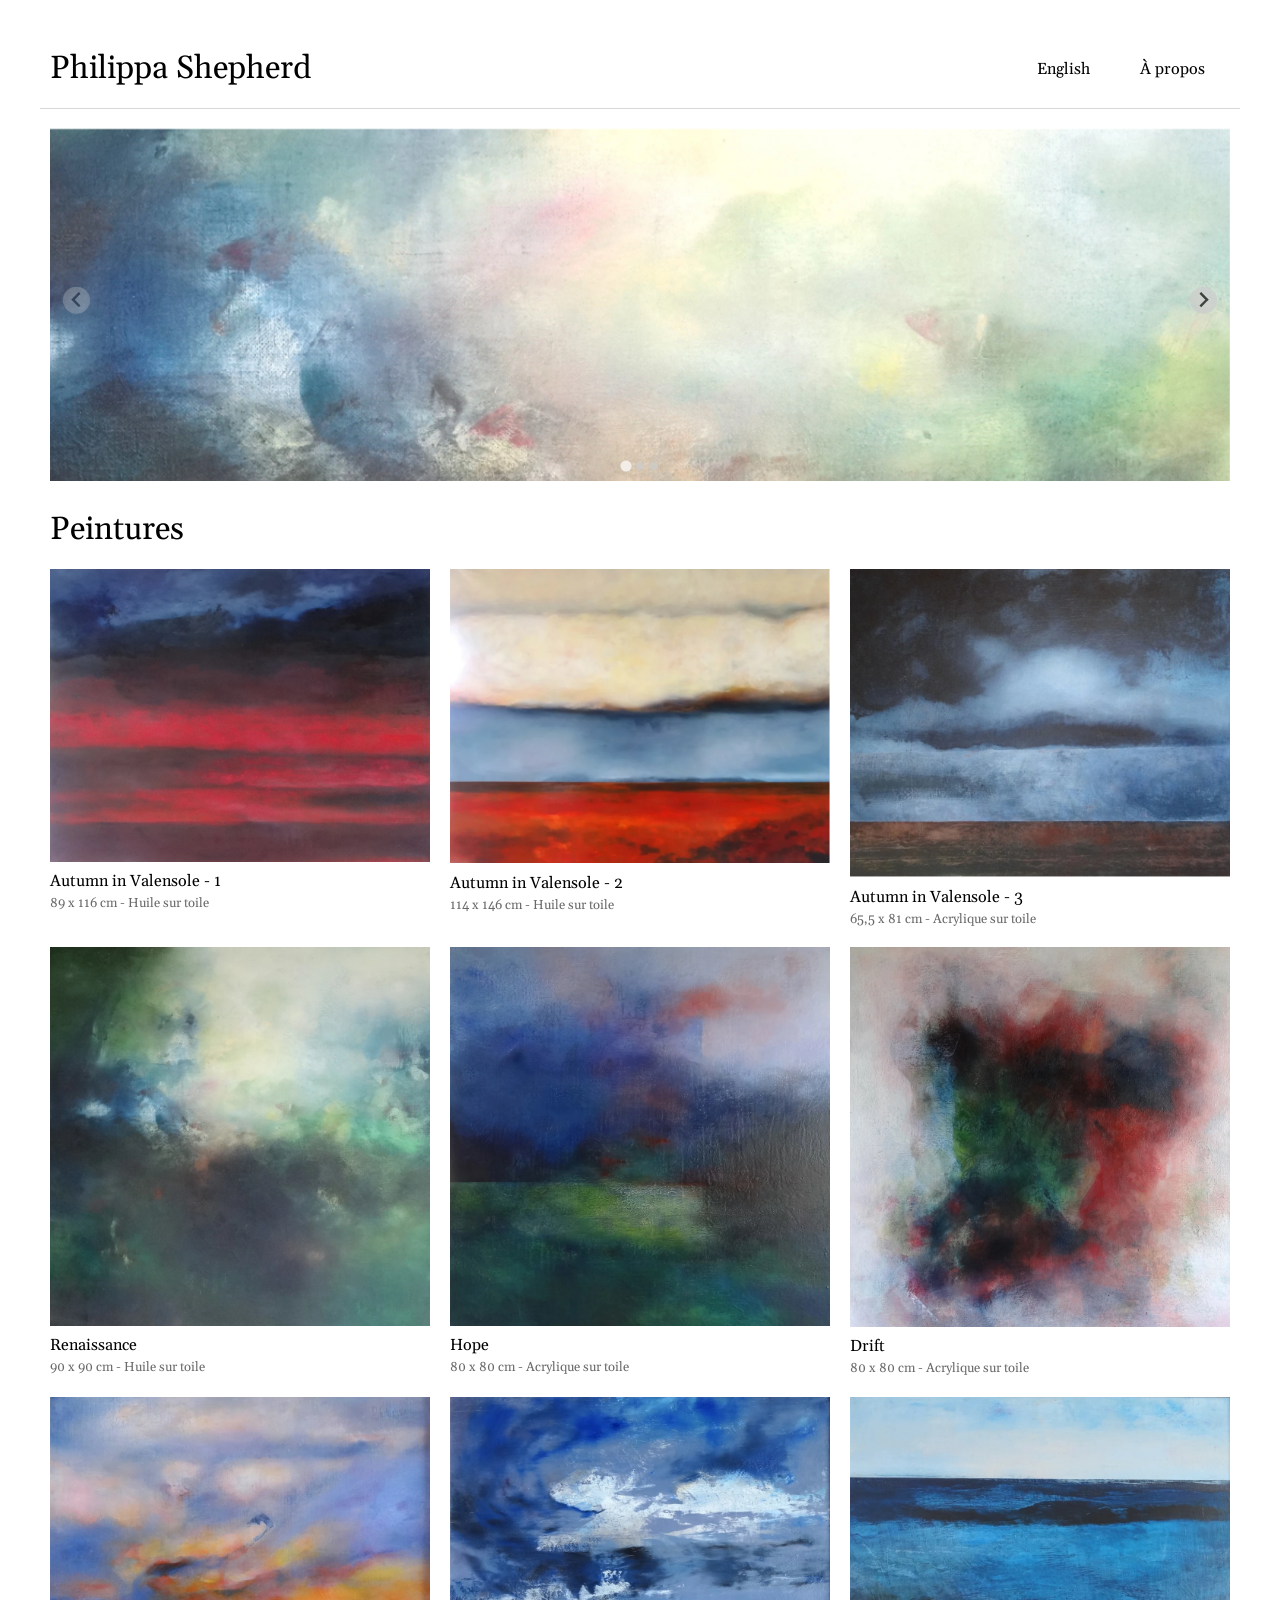
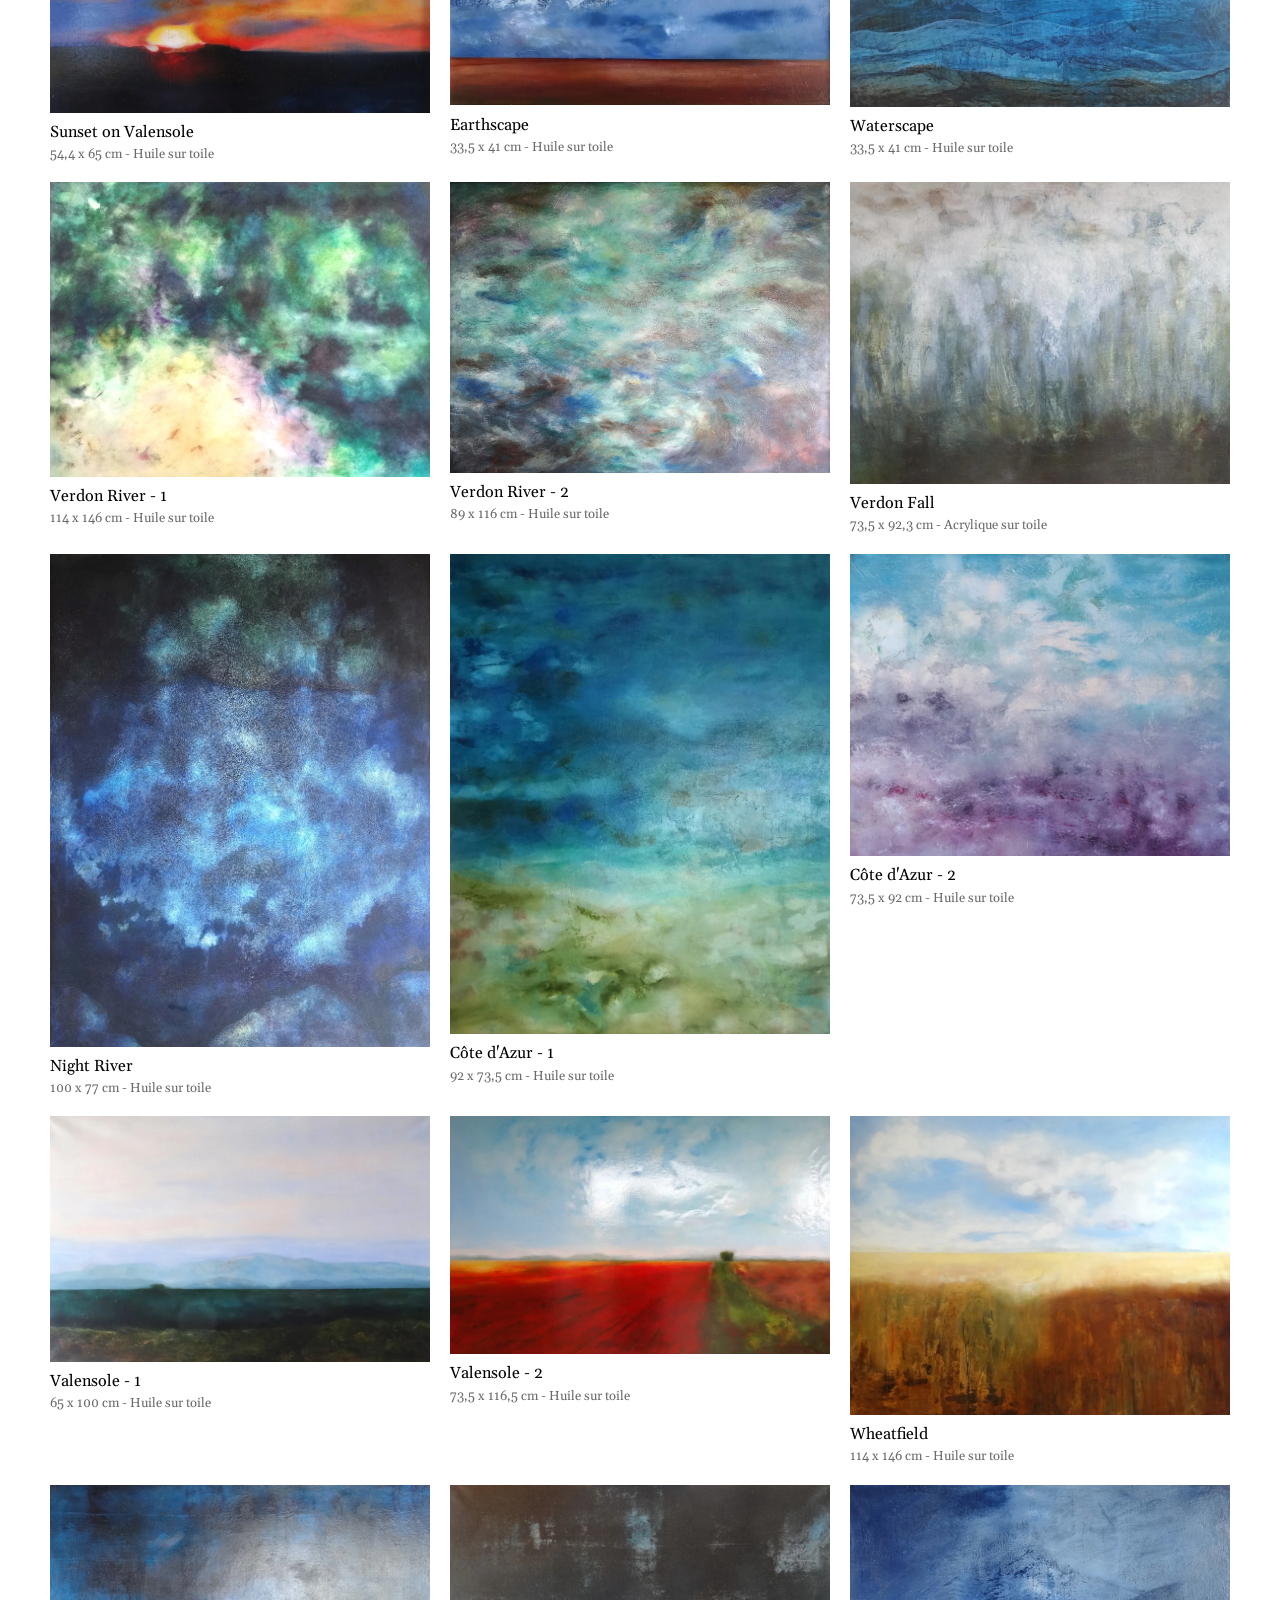
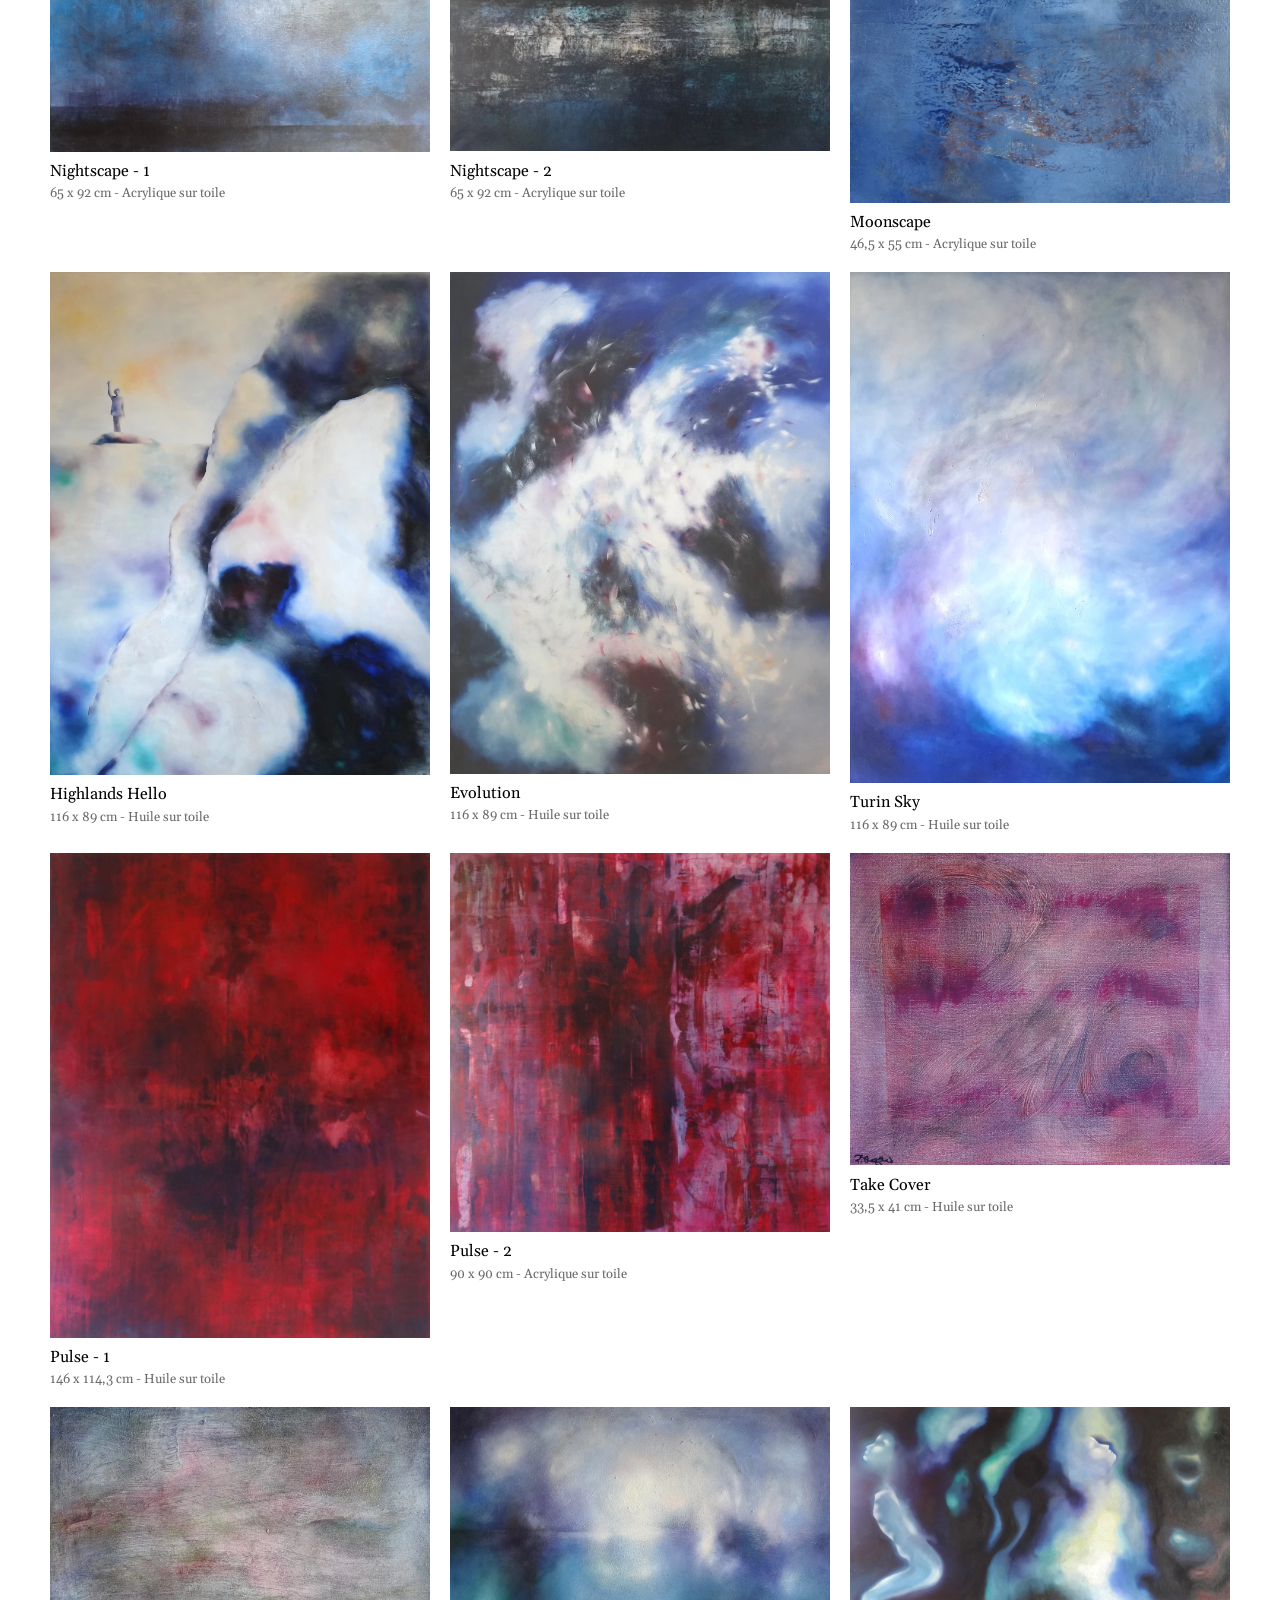
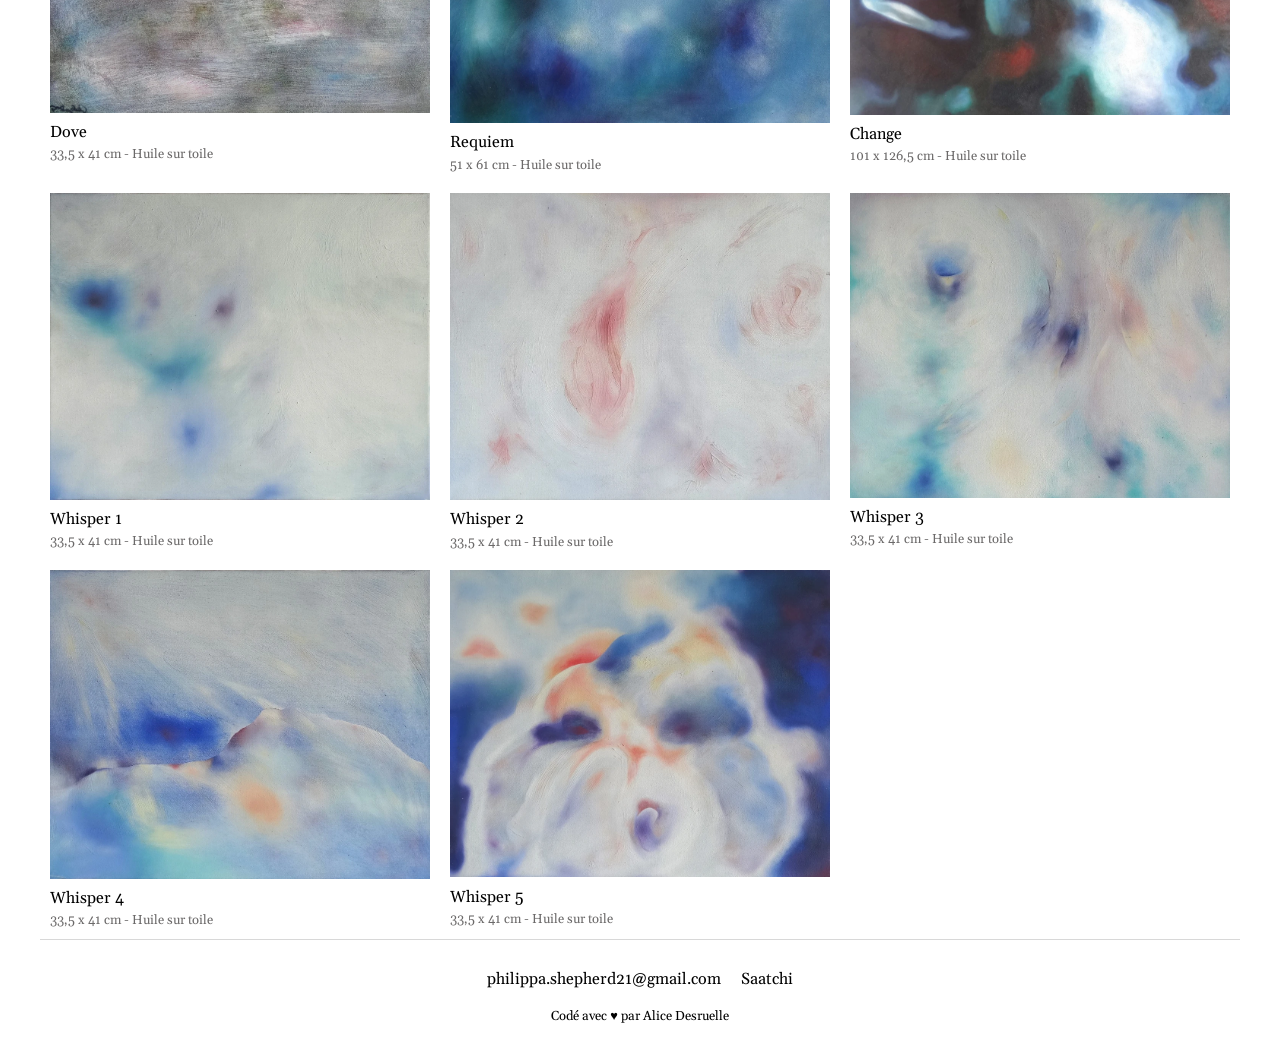
<file: docs/index.html>
<!DOCTYPE HTML>
<html>
	<head>

		<!-- type de document, encodage des caractères -->
		<meta http-equiv="content-type" content="text/html; charset=utf-8">

		<!-- texte de description affiché par les moteurs de recherche -->
		<meta name="description" content="Philippa Shepherd, artiste peintre, crée des œuvres mêlant la nature et l'émotion.">

		<!-- ne pas empêcher le référencement -->
		<meta name="robots" content="index,follow">

		<meta property="og:title" content="Philippa Shepherd | Artiste">
		<meta property="og:description" content="Philippa Shepherd, artiste peintre, crée des œuvres mêlant la nature et l'émotion.">

		<!-- pour les mobiles -->
		<meta name="viewport" content="width=device-width, user-scalable=yes, initial-scale=1.0" />

		<!-- titre affiché dans l'onglet du navigateur et sur les moteurs de recherche -->
		<title>Philippa Shepherd | Artiste Peintre</title>
		<link rel="icon" href="images/icon.webp" type="image/webp">

		<link rel="stylesheet" href="css/style.css">
		<link rel="stylesheet" href="splide-4.1.3/splide-4.1.3/dist/css/splide.min.css">

		<!-- liens vers les fichiers et librairies JavaScript -->
		<script src="js/jquery-3.7.1.min.js"></script>
		<script src="js/script.js"></script>
		<script src="splide-4.1.3/splide-4.1.3/dist/js/splide.min.js"></script>
	</head>

	<body>

		<a id="top"></a>

		<header>
			<h1>Philippa Shepherd</h1>
			<menu class="menu_accueil">
				<li><a class="menu-item" href="en_index.html">English</a></li>
				<li><a class="menu-item" href="a_propos.html">À propos</a></li>
			</menu>
		</header>

		<main>
			<section class="carousel_accueil">
				<section id="image-carousel" class="splide" aria-label="Beautiful Images">
				  	<div class="splide__track">
						<ul class="splide__list">
							<li class="splide__slide">
								<img src="images/visuel1.webp" alt="">
							</li>
							<li class="splide__slide">
								<img src="images/visuel2.webp" alt="">
							</li>
							<li class="splide__slide">
								<img src="images/visuel3.webp" alt="">
							</li>
						</ul>
				  </div>
				</section>
			</section>

			<script>
				
  				new Splide( '#image-carousel' ).mount();
			</script>
			<h1 class="title">Peintures</h1>
			<section class="grille">

				
				<div class="container">
					<img class="grille-item" src="images/visuel_11/visuel_1.webp">
					<div class="text">Autumn in Valensole - 1</div>
					<div class="little-text">89 x 116 cm - Huile sur toile</div>
				</div>
				<div class="container">
					<img class="grille-item" src="images/visuel_1/visuel_1.webp">
					<div class="text">Autumn in Valensole - 2</div>
					<div class="little-text">114 x 146 cm - Huile sur toile</div>
				</div>
				<div class="container">
					<img class="grille-item" src="images/visuel_2/visuel_1.webp">
					<div class="text">Autumn in Valensole - 3</div>
					<div class="little-text">65,5 x 81 cm - Acrylique sur toile</div>
				</div>
				<div class="container">
					<img class="grille-item" src="images/visuel_7/visuel_1.webp">
					<div class="text">Renaissance</div>
					<div class="little-text">90 x 90 cm - Huile sur toile</div>
				</div>
				<div class="container">
					<img class="grille-item" src="images/visuel_22/visuel_1.webp">
					<div class="text">Hope</div>
					<div class="little-text">80 x 80 cm - Acrylique sur toile</div>
				</div>
				<div class="container">
					<img class="grille-item" src="images/visuel_23/visuel_1.webp">
					<div class="text">Drift</div>
					<div class="little-text">80 x 80 cm - Acrylique sur toile</div>
				</div>
				<div class="container">
					<img class="grille-item" src="images/visuel_19/visuel_1.webp">
					<div class="text">Sunset on Valensole</div>
					<div class="little-text">54,4 x 65 cm - Huile sur toile</div>
				</div>
				<div class="container">
					<img class="grille-item" src="images/visuel_12/visuel_1.webp">
					<div class="text">Earthscape</div>
					<div class="little-text">33,5 x 41 cm - Huile sur toile</div>
				</div>
				<div class="container">
					<img class="grille-item" src="images/visuel_13/visuel_1.webp">
					<div class="text">Waterscape</div>
					<div class="little-text">33,5 x 41 cm - Huile sur toile</div>
				</div>
				
				<div class="container">
					<img class="grille-item" src="images/visuel_37/visuel_1.webp">
					<div class="text">Verdon River - 1</div>
					<div class="little-text">114 x 146 cm - Huile sur toile</div>
				</div>
				<div class="container">
					<img class="grille-item" src="images/visuel_38/visuel_1.webp">
					<div class="text">Verdon River - 2</div>
					<div class="little-text">89 x 116 cm - Huile sur toile</div>
				</div>
				<div class="container">
					<img class="grille-item" src="images/visuel_10/visuel_1.webp">
					<div class="text">Verdon Fall</div>
					<div class="little-text">73,5 x 92,3 cm - Acrylique sur toile</div>
				</div>
				<div class="container">
					<img class="grille-item" src="images/visuel_36/visuel_1.webp">
					<div class="text">Night River</div>
					<div class="little-text">100 x 77 cm - Huile sur toile</div>
				</div>
				
				<div class="container">
					<img class="grille-item" src="images/visuel_17/visuel_1.webp">
					<div class="text">Côte d'Azur - 1</div>
					<div class="little-text">92 x 73,5 cm - Huile sur toile</div>
				</div>
				<div class="container">
					<img class="grille-item" src="images/visuel_9/visuel_1.webp">
					<div class="text">Côte d'Azur - 2</div>
					<div class="little-text">73,5 x 92 cm - Huile sur toile</div>
				</div>
				<div class="container">
					<img class="grille-item" src="images/visuel_25/visuel_1.webp">
					<div class="text">Valensole - 1</div>
					<div class="little-text">65 x 100 cm - Huile sur toile</div>
				</div>
				<div class="container">
					<img class="grille-item" src="images/visuel_26/visuel_1.webp">
					<div class="text">Valensole - 2</div>
					<div class="little-text">73,5 x 116,5 cm - Huile sur toile</div>
				</div>
				<div class="container">
					<img class="grille-item" src="images/visuel_39/visuel_1.webp">
					<div class="text">Wheatfield</div>
					<div class="little-text">114 x 146 cm - Huile sur toile</div>
				</div>
				<div class="container">
					<img class="grille-item" src="images/visuel_5/visuel_1.webp">
					<div class="text">Nightscape - 1</div>
					<div class="little-text">65 x 92 cm - Acrylique sur toile</div>
				</div>
				<div class="container">
					<img class="grille-item" src="images/visuel_6/visuel_1.webp">
					<div class="text">Nightscape - 2</div>
					<div class="little-text">65 x 92 cm - Acrylique sur toile</div>
				</div>
				<div class="container">
					<img class="grille-item" src="images/visuel_28/visuel_1.webp">
					<div class="text">Moonscape</div>
					<div class="little-text">46,5 x 55 cm - Acrylique sur toile</div>
				</div>
				<div class="container">
					<img class="grille-item" src="images/visuel_3/visuel_1.webp">
					<div class="text">Highlands Hello</div>
					<div class="little-text">116 x 89 cm - Huile sur toile</div>
				</div>
				<div class="container">
					<img class="grille-item" src="images/visuel_4/visuel_1.webp">
					<div class="text">Evolution</div>
					<div class="little-text">116 x 89 cm - Huile sur toile</div>
				</div>
				<div class="container">
					<img class="grille-item" src="images/visuel_35/visuel_1.webp">
					<div class="text">Turin Sky</div>
					<div class="little-text">116 x 89 cm - Huile sur toile</div>
				</div>
				<div class="container">
					<img class="grille-item" src="images/visuel_18/visuel_1.webp">
					<div class="text">Pulse - 1</div>
					<div class="little-text">146 x 114,3 cm - Huile sur toile</div>
				</div>
				<div class="container">
					<img class="grille-item" src="images/visuel_24/visuel_1.webp">
					<div class="text">Pulse - 2</div>
					<div class="little-text">90 x 90 cm - Acrylique sur toile</div>
				</div>
				<div class="container">
					<img class="grille-item" src="images/visuel_15/visuel_1.webp">
					<div class="text">Take Cover</div>
					<div class="little-text">33,5 x 41 cm - Huile sur toile</div>
				</div>
				<div class="container">
					<img class="grille-item" src="images/visuel_14/visuel_1.webp">
					<div class="text">Dove</div>
					<div class="little-text">33,5 x 41 cm - Huile sur toile</div>
				</div>
				<div class="container">
					<img class="grille-item" src="images/visuel_16/visuel_1.webp">
					<div class="text">Requiem</div>
					<div class="little-text">51 x 61 cm - Huile sur toile</div>
				</div>
				<div class="container">
					<img class="grille-item" src="images/visuel_20/visuel_1.webp">
					<div class="text">Change</div>
					<div class="little-text">101 x 126,5 cm - Huile sur toile</div>
				</div>
				<div class="container">
					<img class="grille-item" src="images/visuel_33/visuel_1.webp">
					<div class="text">Whisper 1</div>
					<div class="little-text">33,5 x 41 cm - Huile sur toile</div>
				</div>
				<div class="container">
					<img class="grille-item" src="images/visuel_29/visuel_1.webp">
					<div class="text">Whisper 2</div>
					<div class="little-text">33,5 x 41 cm - Huile sur toile</div>
				</div>
				<div class="container">
					<img class="grille-item" src="images/visuel_31/visuel_1.webp">
					<div class="text">Whisper 3</div>
					<div class="little-text">33,5 x 41 cm - Huile sur toile</div>
				</div>
				<div class="container">
					<img class="grille-item" src="images/visuel_32/visuel_1.webp">
					<div class="text">Whisper 4</div>
					<div class="little-text">33,5 x 41 cm - Huile sur toile</div>
				</div>
				<div class="container">
					<img class="grille-item" src="images/visuel_30/visuel_1.webp">
					<div class="text">Whisper 5</div>
					<div class="little-text">33,5 x 41 cm - Huile sur toile</div>
				</div>
			</section>
		</main>

		<footer>

			<ul class="footer_links">	
				<li>
					<a href="mailto:philippa.shepherd21@gmail.com" target="_blank">philippa.shepherd21@gmail.com</a>
				</li>
				
				
				<li>
					<a href="https://www.saatchiart.com/en-fr/account/profile/424100" target="_blank">Saatchi</a>
				</li>
			</ul>

			<a class="link_alice" href="https://www.alicedesruelle.com/" target="_blank">Codé avec &#9829; par Alice Desruelle</a>
		</footer>
		
	</body>
</html>
</file>
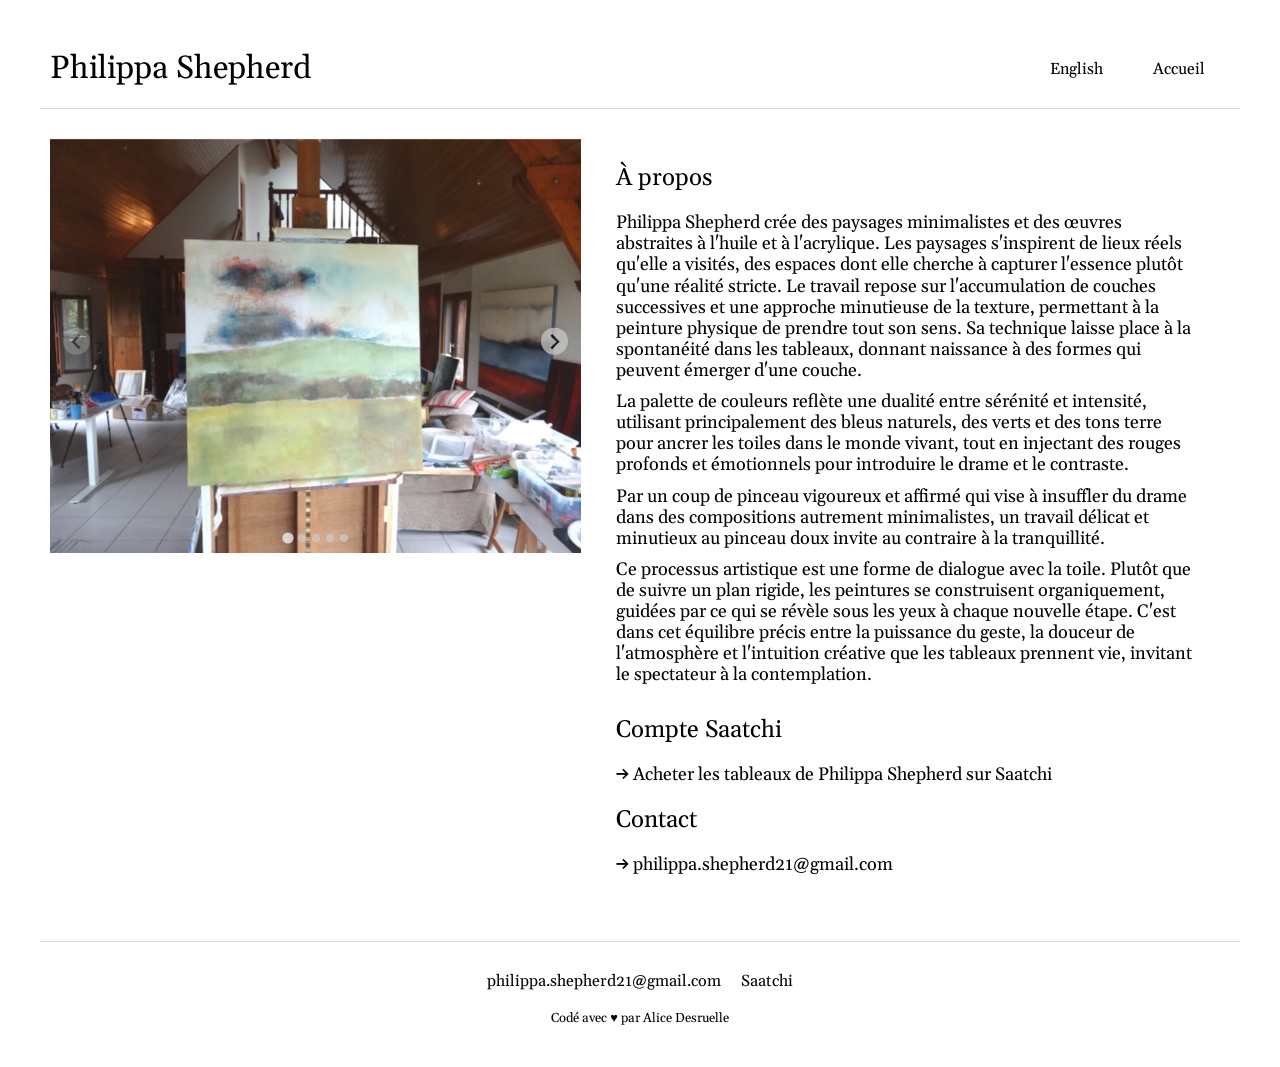
<file: docs/a_propos.html>
<!DOCTYPE HTML>
<html>
	<head>

		<!-- type de document, encodage des caractères -->
		<meta http-equiv="content-type" content="text/html; charset=utf-8">

		<!-- texte de description affiché par les moteurs de recherche -->
		<meta name="description" content="Philippa Shepherd, artiste peintre, crée des œuvres mêlant la nature et l'émotion.">

		<!-- ne pas empêcher le référencement -->
		<meta name="robots" content="index,follow">

		<meta property="og:title" content="Philippa Shepherd | Artiste">
		<meta property="og:description" content="Philippa Shepherd, artiste peintre, crée des œuvres mêlant la nature et l'émotion.">

		<!-- pour les mobiles -->
		<meta name="viewport" content="width=device-width, user-scalable=yes, initial-scale=1.0" />

		<!-- titre affiché dans l'onglet du navigateur et sur les moteurs de recherche -->
		<title>Philippa Shepherd | Artiste Peintre</title>
		<link rel="icon" href="images/icon.webp" type="image/webp">

		<link rel="stylesheet" href="css/style.css">
		<link rel="stylesheet" href="splide-4.1.3/splide-4.1.3/dist/css/splide.min.css">

		<!-- liens vers les fichiers et librairies JavaScript -->
		<script src="js/jquery-3.7.1.min.js"></script>
		<script src="js/script.js"></script>
		<script src="splide-4.1.3/splide-4.1.3/dist/js/splide.min.js"></script>
		
	</head>

	<body>

		<a id="top"></a>

		<header>
			<h1><a href="index.html">Philippa Shepherd</a></h1>
			<ul class="menu_accueil">
				<li><a class="menu-item" href="about.html">English</a></li>
				<li><a class="menu-item" href="index.html">Accueil</a></li>
			</ul>
		</header>

		<main>
			
			<section class="page_propos">
				<section class="images_propos">
					<section id="image-carousel" class="splide" aria-label="Beautiful Images">
						<div class="splide__track">
							<ul class="splide__list">
								<li class="splide__slide">
									<img src="images/inspirations/visuel_1.webp" alt="">
								</li>
								<li class="splide__slide">
									<img src="images/inspirations/visuel_3.webp" alt="">
								</li>
								<li class="splide__slide">
									<img src="images/inspirations/visuel_6.webp" alt="">
								</li>
								<li class="splide__slide">
									<img src="images/inspirations/visuel_7.webp" alt="">
								</li>
								<li class="splide__slide">
									<img src="images/inspirations/visuel_8.webp" alt="">
								</li>
							</ul>
						</div>
					</section>
				</section>

			<script>
				
  				new Splide( '#image-carousel' ).mount();
			</script>	

				<div class="text_propos">
					<div class="p_propos">
						<h1>À propos</h1>
						<p>Philippa Shepherd crée des paysages minimalistes et des œuvres abstraites à l'huile et à l'acrylique. Les paysages s'inspirent de lieux réels qu'elle a visités, des espaces dont elle cherche à capturer l'essence plutôt qu'une réalité stricte. Le travail repose sur l'accumulation de couches successives et une approche minutieuse de la texture, permettant à la peinture physique de prendre tout son sens. Sa technique laisse place à la spontanéité dans les tableaux, donnant naissance à des formes qui peuvent émerger d'une couche.</p> 

						<p>La palette de couleurs reflète une dualité entre sérénité et intensité, utilisant principalement des bleus naturels, des verts et des tons terre pour ancrer les toiles dans le monde vivant, tout en injectant des rouges profonds et émotionnels pour introduire le drame et le contraste.</p> 

						<p>Par un coup de pinceau vigoureux et affirmé qui vise à insuffler du drame dans des compositions autrement minimalistes, un travail délicat et minutieux au pinceau doux invite au contraire à la tranquillité.</p>

						<p>Ce processus artistique est une forme de dialogue avec la toile. Plutôt que de suivre un plan rigide, les peintures se construisent organiquement, guidées par ce qui se révèle sous les yeux à chaque nouvelle étape. C'est dans cet équilibre précis entre la puissance du geste, la douceur de l'atmosphère et l'intuition créative que les tableaux prennent vie, invitant le spectateur à la contemplation.</p>
					</div>

					<div class="p_propos">
						<h1>Compte Saatchi</h1>
						<a href="https://www.saatchiart.com/en-fr/account/profile/424100">&#x2192; Acheter les tableaux de Philippa Shepherd sur Saatchi</a>
					</div>

					<div class="p_propos">
						<h1>Contact</h1>
						<a href="mailto:philippa.shepherd21@gmail.com" target="_blank">&#x2192; philippa.shepherd21@gmail.com</a>
					</div>
				</div>

			</section>
			
		</main>

		<footer>
			<ul class="footer_links">	
				<li>
					<a href="mailto:philippa.shepherd21@gmail.com" target="_blank">philippa.shepherd21@gmail.com</a>
				</li>
				
				
				<li>
					<a href="https://www.saatchiart.com/en-fr/account/profile/424100" target="_blank">Saatchi</a>
				</li>
			</ul>

			<a class="link_alice" href="https://www.alicedesruelle.com/" target="_blank">Codé avec &#9829; par Alice Desruelle</a>
		</footer>
		
	</body>
</html>
</file>
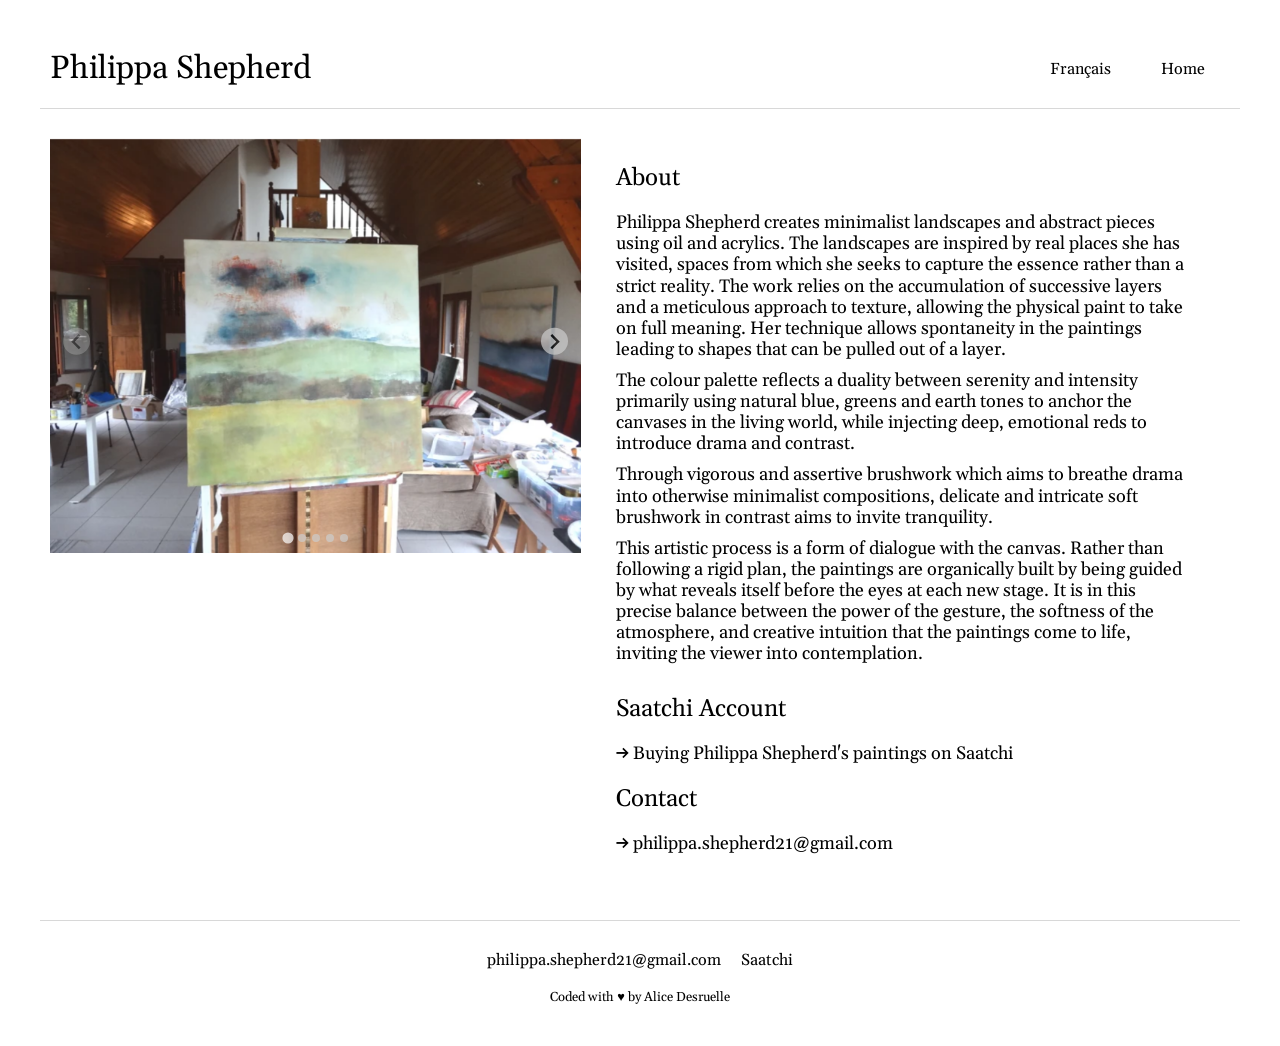
<file: docs/about.html>
<!DOCTYPE HTML>
<html>
	<head>

		<!-- type de document, encodage des caractères -->
		<meta http-equiv="content-type" content="text/html; charset=utf-8">

		<!-- texte de description affiché par les moteurs de recherche -->
		<meta name="description" content="Philippa Shepherd, artiste peintre, crée des œuvres mêlant la nature et l'émotion.">

		<!-- ne pas empêcher le référencement -->
		<meta name="robots" content="index,follow">

		<meta property="og:title" content="Philippa Shepherd | Artiste">
		<meta property="og:description" content="Philippa Shepherd, artiste peintre, crée des œuvres mêlant la nature et l'émotion.">

		<!-- pour les mobiles -->
		<meta name="viewport" content="width=device-width, user-scalable=yes, initial-scale=1.0" />

		<!-- titre affiché dans l'onglet du navigateur et sur les moteurs de recherche -->
		<title>Philippa Shepherd | Artiste Peintre</title>
		<link rel="icon" href="images/icon.webp" type="image/webp">

		<link rel="stylesheet" href="css/style.css">
		<link rel="stylesheet" href="splide-4.1.3/splide-4.1.3/dist/css/splide.min.css">

		<!-- liens vers les fichiers et librairies JavaScript -->
		<script src="js/jquery-3.7.1.min.js"></script>
		<script src="js/script.js"></script>
		<script src="splide-4.1.3/splide-4.1.3/dist/js/splide.min.js"></script>
	</head>

	<body>

		<a id="top"></a>

		<header>
			<h1><a href="en_index.html">Philippa Shepherd</a></h1>
			<ul class="menu_accueil">
				<li><a class="menu-item" href="a_propos.html">Français</a></li>
				<li><a class="menu-item" href="en_index.html">Home</a></li>
			</ul>
		</header>

		<main>
			

			<section class="page_propos">
				<section class="images_propos">
					<section id="image-carousel" class="splide" aria-label="Beautiful Images">
					  	<div class="splide__track">
							<ul class="splide__list">
								<li class="splide__slide">
									<img src="images/inspirations/visuel_1.webp" alt="">
								</li>
								<li class="splide__slide">
									<img src="images/inspirations/visuel_3.webp" alt="">
								</li>
								<li class="splide__slide">
									<img src="images/inspirations/visuel_6.webp" alt="">
								</li>
								<li class="splide__slide">
									<img src="images/inspirations/visuel_7.webp" alt="">
								</li>
								<li class="splide__slide">
									<img src="images/inspirations/visuel_8.webp" alt="">
								</li>
							</ul>
					  </div>
					</section>
				</section>

			<script>
				
  				new Splide( '#image-carousel' ).mount();
			</script>
				<div class="text_propos">
					<div class="p_propos">
						<h1>About</h1>
						<p>Philippa Shepherd creates minimalist landscapes and abstract pieces using oil and acrylics. The landscapes are inspired by real places she has visited, spaces from which she seeks to capture the essence rather than a strict reality. The work relies on the accumulation of successive layers and a meticulous approach to texture, allowing the physical paint to take on full meaning. Her technique allows spontaneity in the paintings leading to shapes that can be pulled out of a layer.</p> 

						<p>The colour palette reflects a duality between serenity and intensity primarily using natural blue, greens and earth tones to anchor the canvases in the living world, while injecting deep, emotional reds to introduce drama and contrast.</p> 

						<p>Through vigorous and assertive brushwork which aims to breathe drama into otherwise minimalist compositions, delicate and intricate soft brushwork in contrast aims to invite tranquility.</p>

						<p>This artistic process is a form of dialogue with the canvas. Rather than following a rigid plan, the paintings are organically built by being guided by what reveals itself before the eyes at each new stage. It is in this precise balance between the power of the gesture, the softness of the atmosphere, and creative intuition that the paintings come to life, inviting the viewer into contemplation.</p>
					</div>

					<div class="p_propos">
						<h1>Saatchi Account</h1>
						<a href="https://www.saatchiart.com/en-fr/account/profile/424100">&#x2192; Buying Philippa Shepherd's paintings on Saatchi</a>
					</div>

					<div class="p_propos">
						<h1>Contact</h1>
						<a href="mailto:philippa.shepherd21@gmail.com" target="_blank">&#x2192; philippa.shepherd21@gmail.com</a>
					</div>
				</div>

			</section>
			
		</main>

		<footer>
			<ul class="footer_links">	
				<li>
					<a href="mailto:philippa.shepherd21@gmail.com" target="_blank">philippa.shepherd21@gmail.com</a>
				</li>
				
				
				<li>
					<a href="https://www.saatchiart.com/en-fr/account/profile/424100" target="_blank">Saatchi</a>
				</li>
			</ul>

			<a class="link_alice" href="https://www.alicedesruelle.com/" target="_blank">Coded
			 with &#9829; by Alice Desruelle</a>
		</footer>
		
	</body>
</html>
</file>
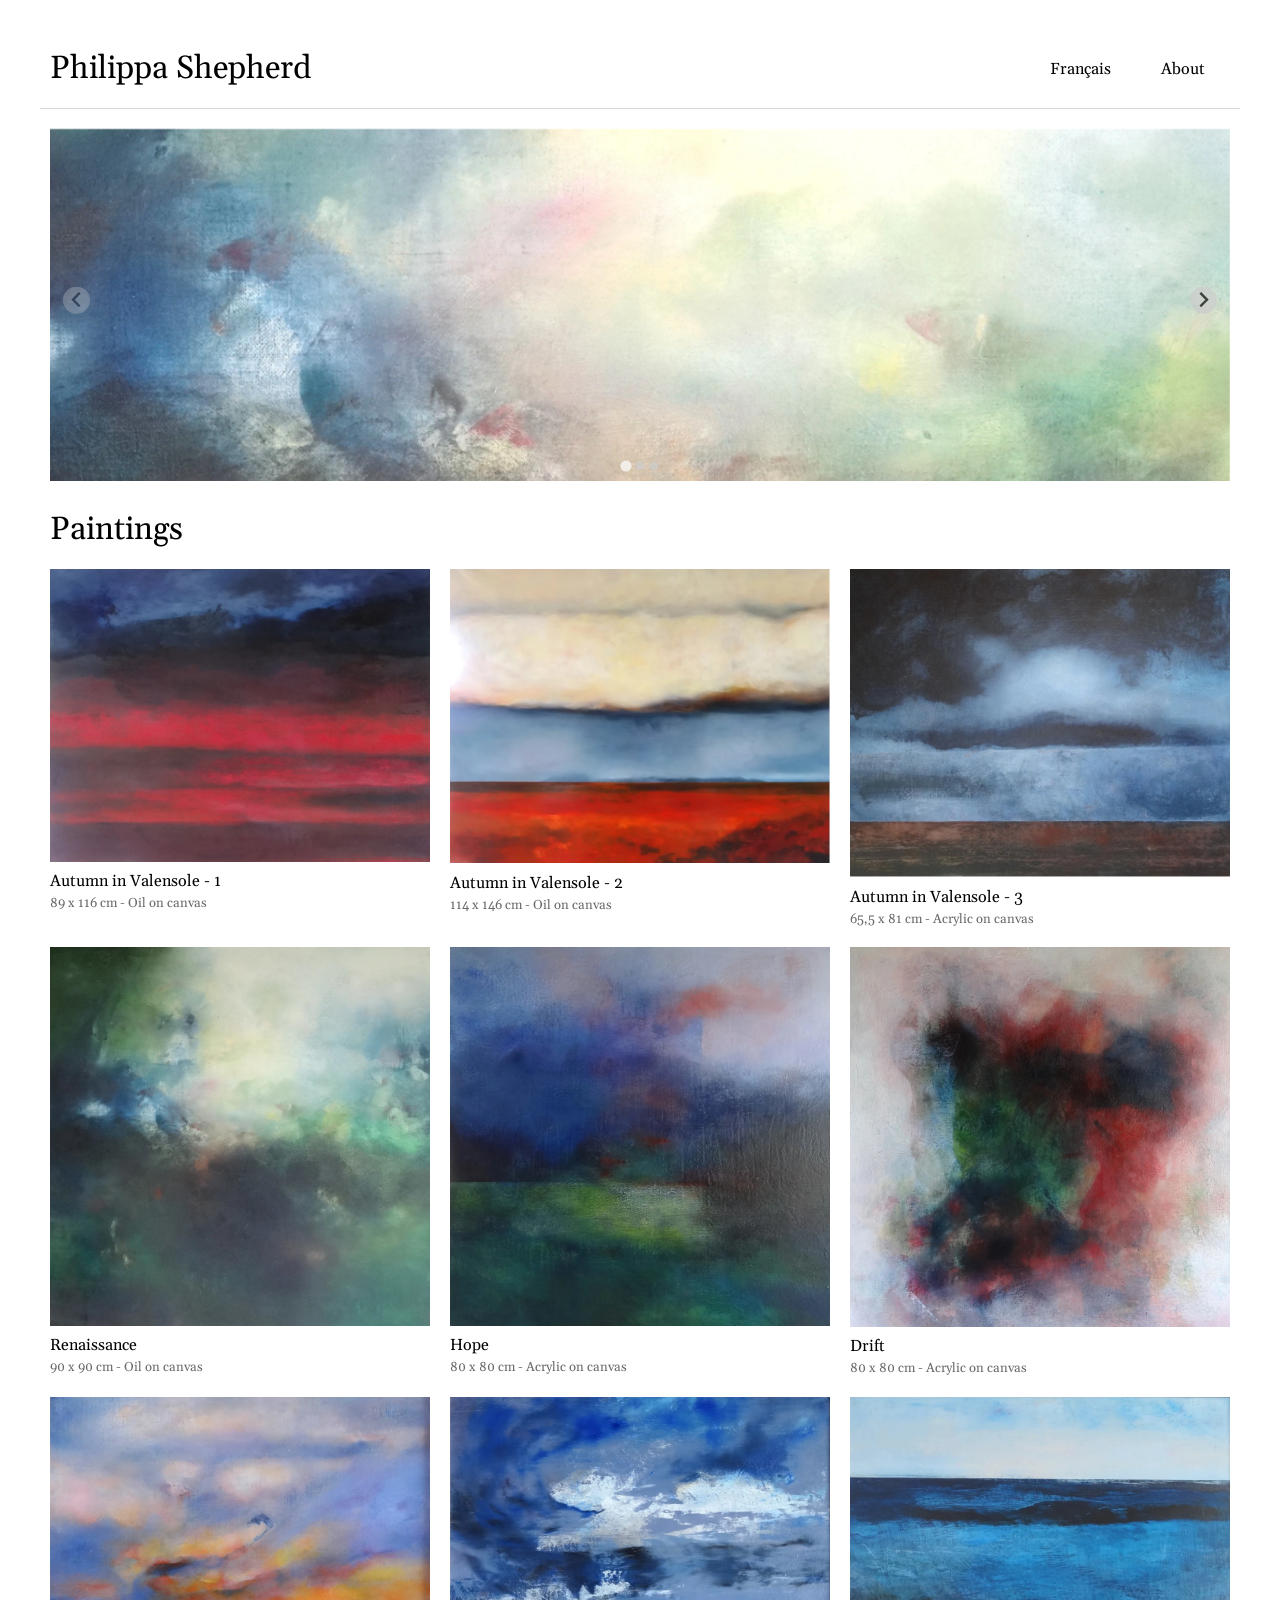
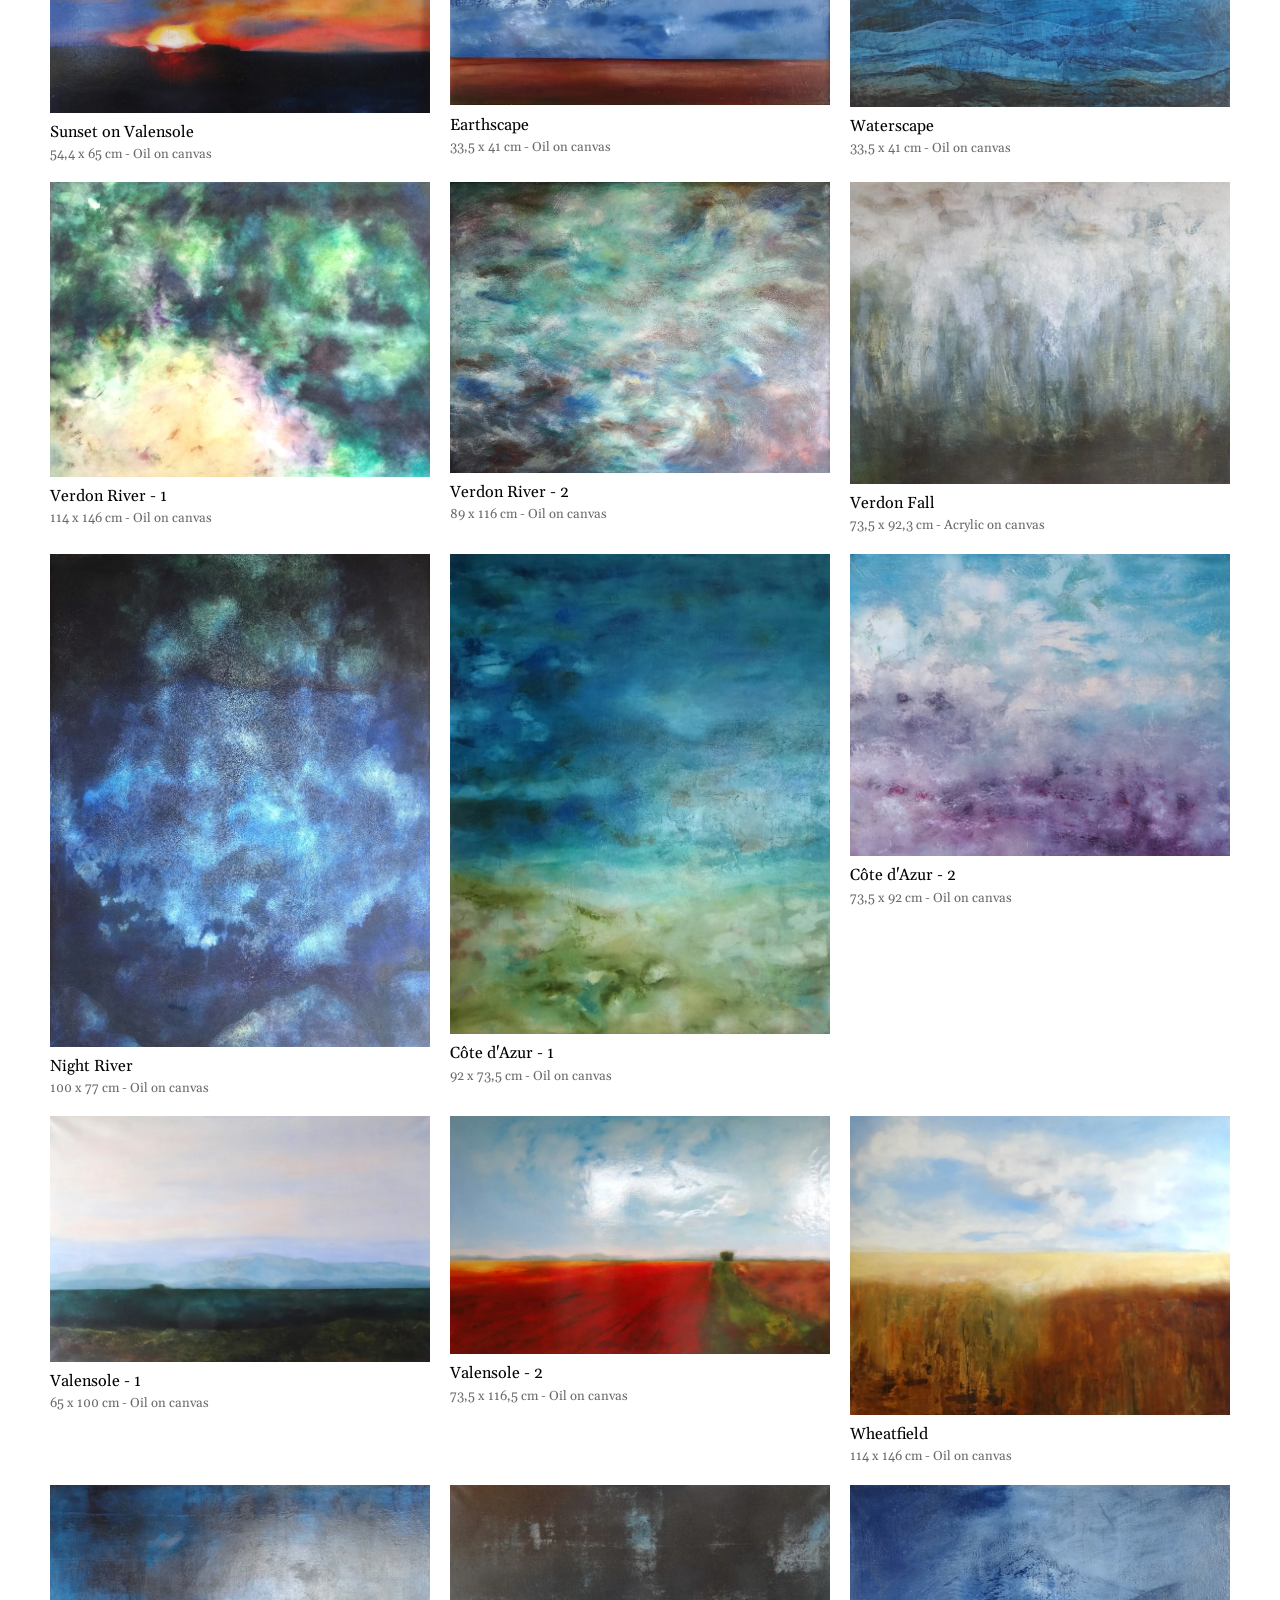
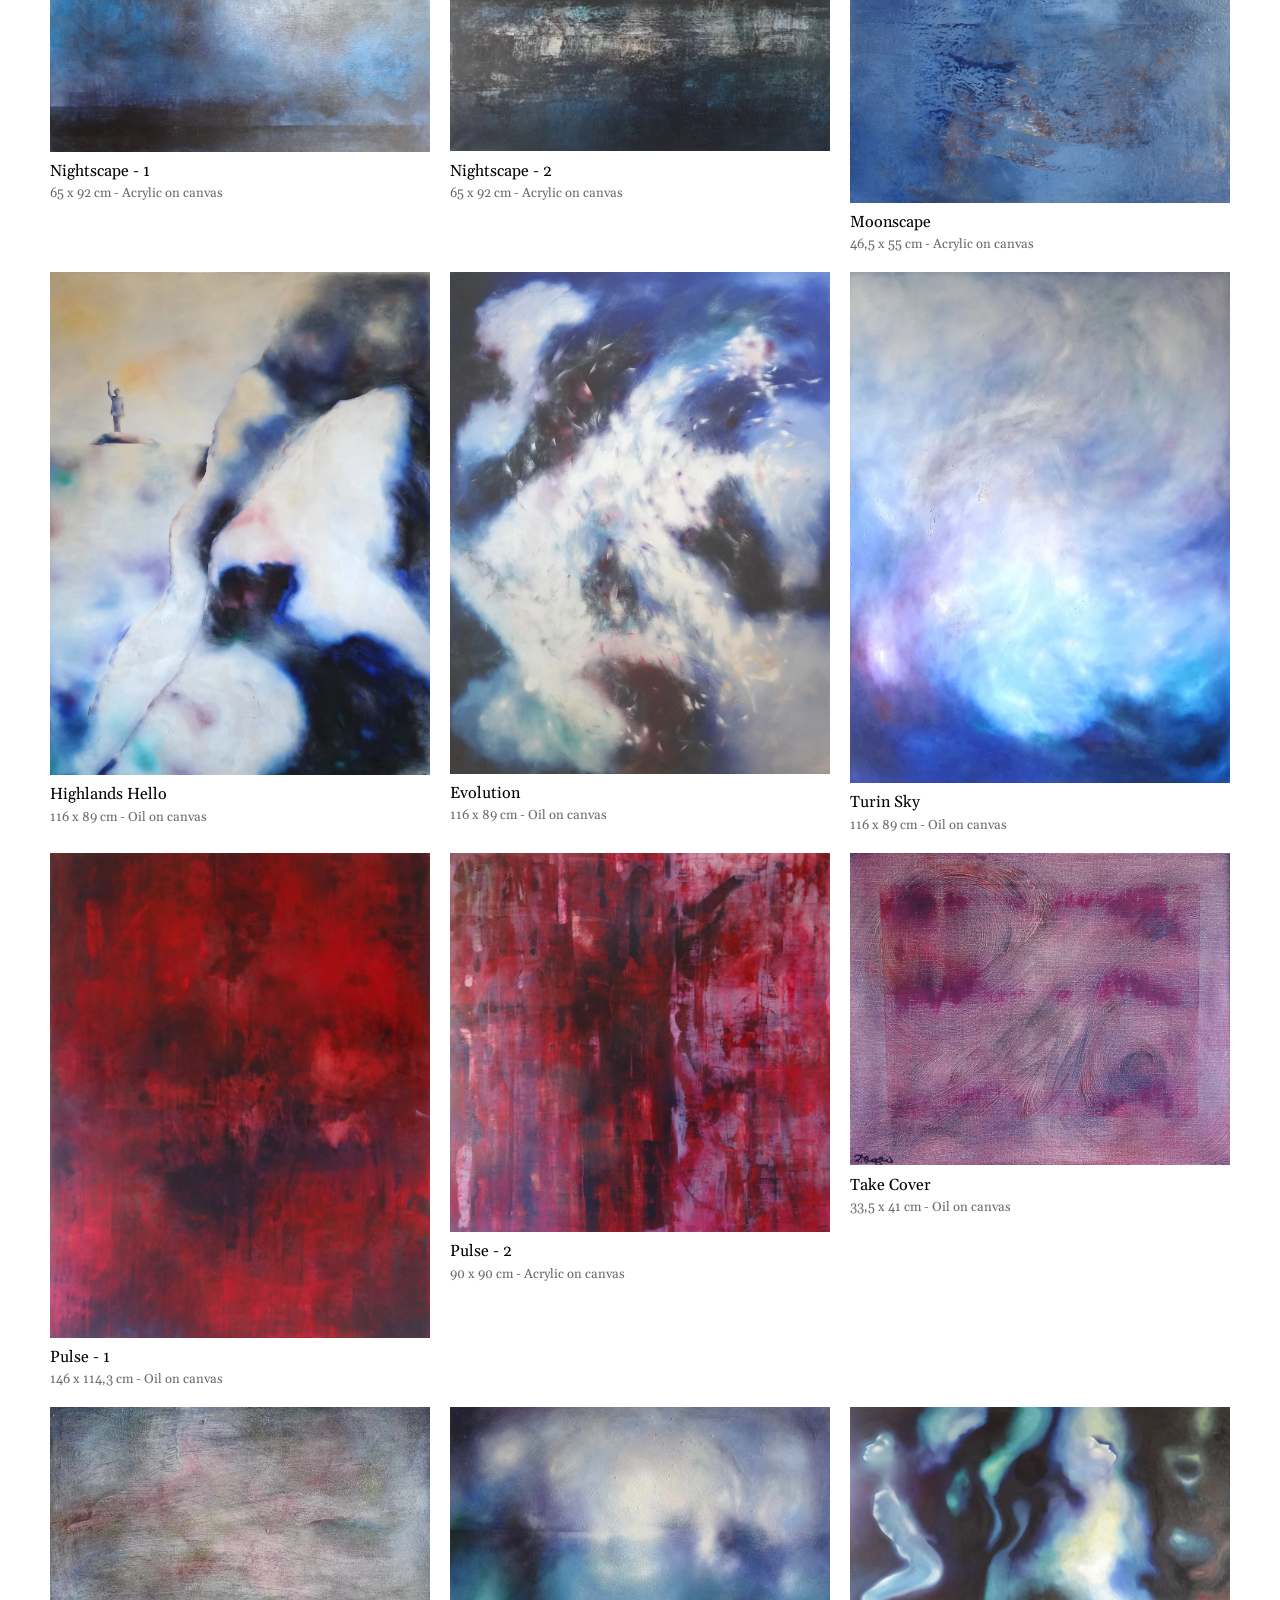
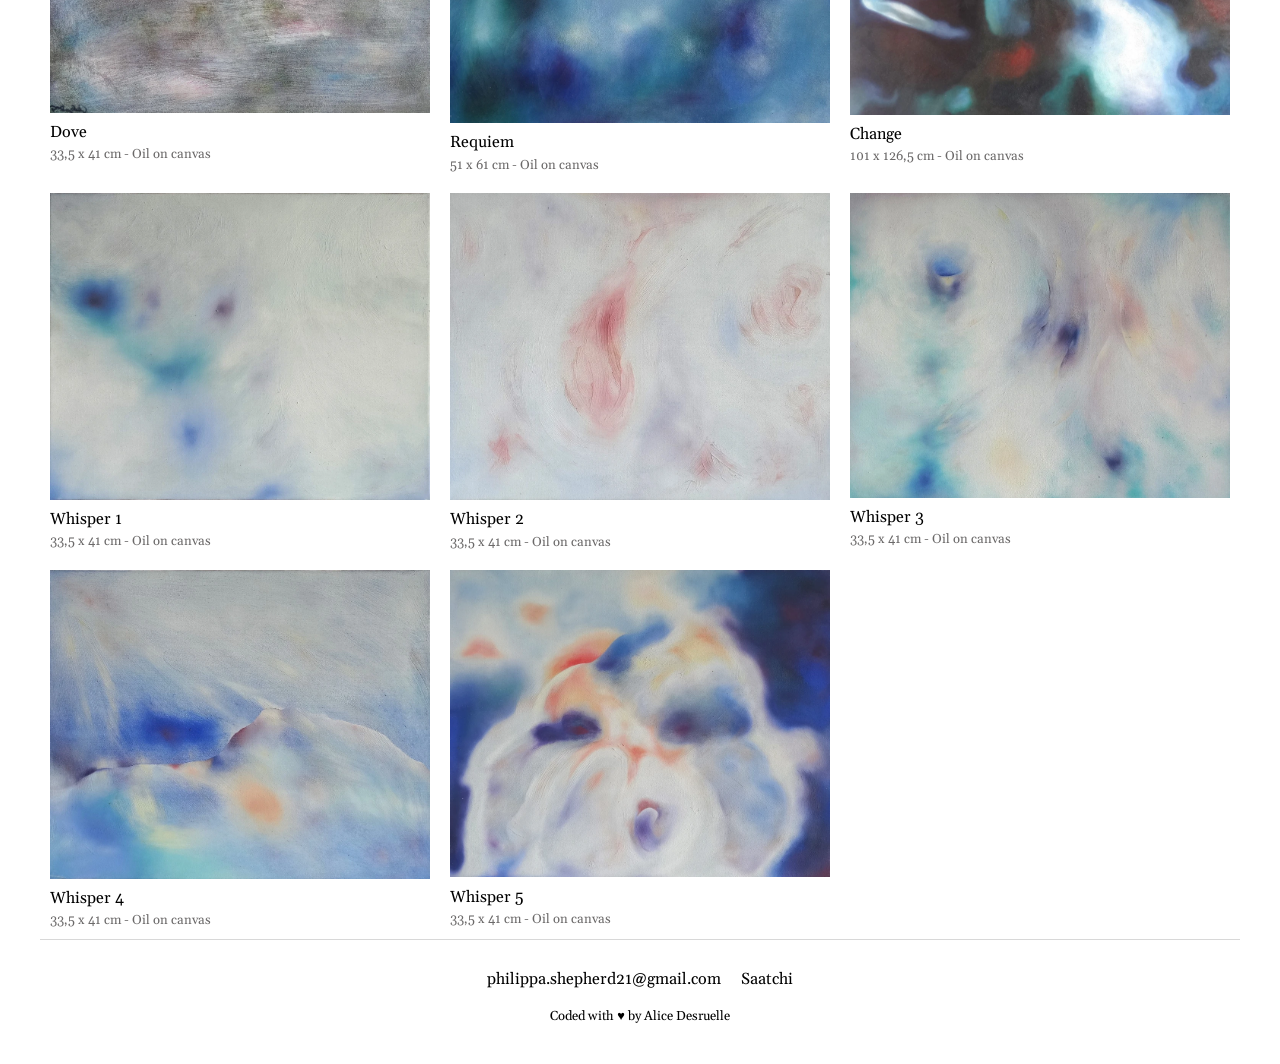
<file: docs/en_index.html>
<!DOCTYPE HTML>
<html>
	<head>

		<!-- type de document, encodage des caractères -->
		<meta http-equiv="content-type" content="text/html; charset=utf-8">

		<!-- texte de description affiché par les moteurs de recherche -->
		<meta name="description" content="Philippa Shepherd creates minimalist landscapes and abstract pieces using oil and acrylics.">

		<!-- ne pas empêcher le référencement -->
		<meta name="robots" content="index,follow">

		<meta property="og:title" content="Philippa Shepherd | Artist">
		<meta property="og:description" content="Philippa Shepherd creates minimalist landscapes and abstract pieces using oil and acrylics.">

		<!-- pour les mobiles -->
		<meta name="viewport" content="width=device-width, user-scalable=yes, initial-scale=1.0" />

		<!-- titre affiché dans l'onglet du navigateur et sur les moteurs de recherche -->
		<title>Philippa Shepherd | Artist</title>
		<link rel="icon" href="images/icon.webp" type="image/webp">

		<link rel="stylesheet" href="css/style.css">
		<link rel="stylesheet" href="splide-4.1.3/splide-4.1.3/dist/css/splide.min.css">

		<!-- liens vers les fichiers et librairies JavaScript -->
		<script src="js/jquery-3.7.1.min.js"></script>
		<script src="js/script.js"></script>
		<script src="splide-4.1.3/splide-4.1.3/dist/js/splide.min.js"></script>
	</head>

	<body>

		<a id="top"></a>

		<header>
			<h1>Philippa Shepherd</h1>
			<menu class="menu_accueil">
				<li><a class="menu-item" href="index.html">Français</a></li>
				<li><a class="menu-item" href="about.html">About</a></li>
			</menu>
		</header>

		<main>
			<section class="carousel_accueil">
				<section id="image-carousel" class="splide" aria-label="Beautiful Images">
				  	<div class="splide__track">
						<ul class="splide__list">
							<li class="splide__slide">
								<img src="images/visuel1.webp" alt="">
							</li>
							<li class="splide__slide">
								<img src="images/visuel2.webp" alt="">
							</li>
							<li class="splide__slide">
								<img src="images/visuel3.webp" alt="">
							</li>
						</ul>
				  	</div>
				</section>
			</section>

			<script>
				
  				new Splide( '#image-carousel' ).mount();
			</script>
			<h1 class="title">Paintings</h1>
			<section class="grille">

				<div class="container">
					<img class="grille-item" src="images/visuel_11/visuel_1.webp">
					<div class="text">Autumn in Valensole - 1</div>
					<div class="little-text">89 x 116 cm - Oil on canvas</div>
				</div>
				<div class="container">
					<img class="grille-item" src="images/visuel_1/visuel_1.webp">
					<div class="text">Autumn in Valensole - 2</div>
					<div class="little-text">114 x 146 cm - Oil on canvas</div>
				</div>
				<div class="container">
					<img class="grille-item" src="images/visuel_2/visuel_1.webp">
					<div class="text">Autumn in Valensole - 3</div>
					<div class="little-text">65,5 x 81 cm - Acrylic on canvas</div>
				</div>
				<div class="container">
					<img class="grille-item" src="images/visuel_7/visuel_1.webp">
					<div class="text">Renaissance</div>
					<div class="little-text">90 x 90 cm - Oil on canvas</div>
				</div>
				<div class="container">
					<img class="grille-item" src="images/visuel_22/visuel_1.webp">
					<div class="text">Hope</div>
					<div class="little-text">80 x 80 cm - Acrylic on canvas</div>
				</div>
				<div class="container">
					<img class="grille-item" src="images/visuel_23/visuel_1.webp">
					<div class="text">Drift</div>
					<div class="little-text">80 x 80 cm - Acrylic on canvas</div>
				</div>
				<div class="container">
					<img class="grille-item" src="images/visuel_19/visuel_1.webp">
					<div class="text">Sunset on Valensole</div>
					<div class="little-text">54,4 x 65 cm - Oil on canvas</div>
				</div>
				<div class="container">
					<img class="grille-item" src="images/visuel_12/visuel_1.webp">
					<div class="text">Earthscape</div>
					<div class="little-text">33,5 x 41 cm - Oil on canvas</div>
				</div>
				<div class="container">
					<img class="grille-item" src="images/visuel_13/visuel_1.webp">
					<div class="text">Waterscape</div>
					<div class="little-text">33,5 x 41 cm - Oil on canvas</div>
				</div>
				
				<div class="container">
					<img class="grille-item" src="images/visuel_37/visuel_1.webp">
					<div class="text">Verdon River - 1</div>
					<div class="little-text">114 x 146 cm - Oil on canvas</div>
				</div>
				<div class="container">
					<img class="grille-item" src="images/visuel_38/visuel_1.webp">
					<div class="text">Verdon River - 2</div>
					<div class="little-text">89 x 116 cm - Oil on canvas</div>
				</div>
				<div class="container">
					<img class="grille-item" src="images/visuel_10/visuel_1.webp">
					<div class="text">Verdon Fall</div>
					<div class="little-text">73,5 x 92,3 cm - Acrylic on canvas</div>
				</div>
				<div class="container">
					<img class="grille-item" src="images/visuel_36/visuel_1.webp">
					<div class="text">Night River</div>
					<div class="little-text">100 x 77 cm - Oil on canvas</div>
				</div>
				
				<div class="container">
					<img class="grille-item" src="images/visuel_17/visuel_1.webp">
					<div class="text">Côte d'Azur - 1</div>
					<div class="little-text">92 x 73,5 cm - Oil on canvas</div>
				</div>
				<div class="container">
					<img class="grille-item" src="images/visuel_9/visuel_1.webp">
					<div class="text">Côte d'Azur - 2</div>
					<div class="little-text">73,5 x 92 cm - Oil on canvas</div>
				</div>
				<div class="container">
					<img class="grille-item" src="images/visuel_25/visuel_1.webp">
					<div class="text">Valensole - 1</div>
					<div class="little-text">65 x 100 cm - Oil on canvas</div>
				</div>
				<div class="container">
					<img class="grille-item" src="images/visuel_26/visuel_1.webp">
					<div class="text">Valensole - 2</div>
					<div class="little-text">73,5 x 116,5 cm - Oil on canvas</div>
				</div>
				<div class="container">
					<img class="grille-item" src="images/visuel_39/visuel_1.webp">
					<div class="text">Wheatfield</div>
					<div class="little-text">114 x 146 cm - Oil on canvas</div>
				</div>
				<div class="container">
					<img class="grille-item" src="images/visuel_5/visuel_1.webp">
					<div class="text">Nightscape - 1</div>
					<div class="little-text">65 x 92 cm - Acrylic on canvas</div>
				</div>
				<div class="container">
					<img class="grille-item" src="images/visuel_6/visuel_1.webp">
					<div class="text">Nightscape - 2</div>
					<div class="little-text">65 x 92 cm - Acrylic on canvas</div>
				</div>
				<div class="container">
					<img class="grille-item" src="images/visuel_28/visuel_1.webp">
					<div class="text">Moonscape</div>
					<div class="little-text">46,5 x 55 cm - Acrylic on canvas</div>
				</div>
				<div class="container">
					<img class="grille-item" src="images/visuel_3/visuel_1.webp">
					<div class="text">Highlands Hello</div>
					<div class="little-text">116 x 89 cm - Oil on canvas</div>
				</div>
				<div class="container">
					<img class="grille-item" src="images/visuel_4/visuel_1.webp">
					<div class="text">Evolution</div>
					<div class="little-text">116 x 89 cm - Oil on canvas</div>
				</div>
				<div class="container">
					<img class="grille-item" src="images/visuel_35/visuel_1.webp">
					<div class="text">Turin Sky</div>
					<div class="little-text">116 x 89 cm - Oil on canvas</div>
				</div>
				<div class="container">
					<img class="grille-item" src="images/visuel_18/visuel_1.webp">
					<div class="text">Pulse - 1</div>
					<div class="little-text">146 x 114,3 cm - Oil on canvas</div>
				</div>
				<div class="container">
					<img class="grille-item" src="images/visuel_24/visuel_1.webp">
					<div class="text">Pulse - 2</div>
					<div class="little-text">90 x 90 cm - Acrylic on canvas</div>
				</div>
				<div class="container">
					<img class="grille-item" src="images/visuel_15/visuel_1.webp">
					<div class="text">Take Cover</div>
					<div class="little-text">33,5 x 41 cm - Oil on canvas</div>
				</div>
				<div class="container">
					<img class="grille-item" src="images/visuel_14/visuel_1.webp">
					<div class="text">Dove</div>
					<div class="little-text">33,5 x 41 cm - Oil on canvas</div>
				</div>
				<div class="container">
					<img class="grille-item" src="images/visuel_16/visuel_1.webp">
					<div class="text">Requiem</div>
					<div class="little-text">51 x 61 cm - Oil on canvas</div>
				</div>
				<div class="container">
					<img class="grille-item" src="images/visuel_20/visuel_1.webp">
					<div class="text">Change</div>
					<div class="little-text">101 x 126,5 cm - Oil on canvas</div>
				</div>
				<div class="container">
					<img class="grille-item" src="images/visuel_33/visuel_1.webp">
					<div class="text">Whisper 1</div>
					<div class="little-text">33,5 x 41 cm - Oil on canvas</div>
				</div>
				<div class="container">
					<img class="grille-item" src="images/visuel_29/visuel_1.webp">
					<div class="text">Whisper 2</div>
					<div class="little-text">33,5 x 41 cm - Oil on canvas</div>
				</div>
				<div class="container">
					<img class="grille-item" src="images/visuel_31/visuel_1.webp">
					<div class="text">Whisper 3</div>
					<div class="little-text">33,5 x 41 cm - Oil on canvas</div>
				</div>
				<div class="container">
					<img class="grille-item" src="images/visuel_32/visuel_1.webp">
					<div class="text">Whisper 4</div>
					<div class="little-text">33,5 x 41 cm - Oil on canvas</div>
				</div>
				<div class="container">
					<img class="grille-item" src="images/visuel_30/visuel_1.webp">
					<div class="text">Whisper 5</div>
					<div class="little-text">33,5 x 41 cm - Oil on canvas</div>
				</div>
			</section>
		</main>

		<footer>
			<ul class="footer_links">	
				<li>
					<a href="mailto:philippa.shepherd21@gmail.com" target="_blank">philippa.shepherd21@gmail.com</a>
				</li>
				
				
				<li>
					<a href="https://www.saatchiart.com/en-fr/account/profile/424100" target="_blank">Saatchi</a>
				</li>
			</ul>

			<a class="link_alice" href="https://www.alicedesruelle.com/" target="_blank">Coded
			 with &#9829; by Alice Desruelle</a>
		</footer>
		
	</body>
</html>
</file>
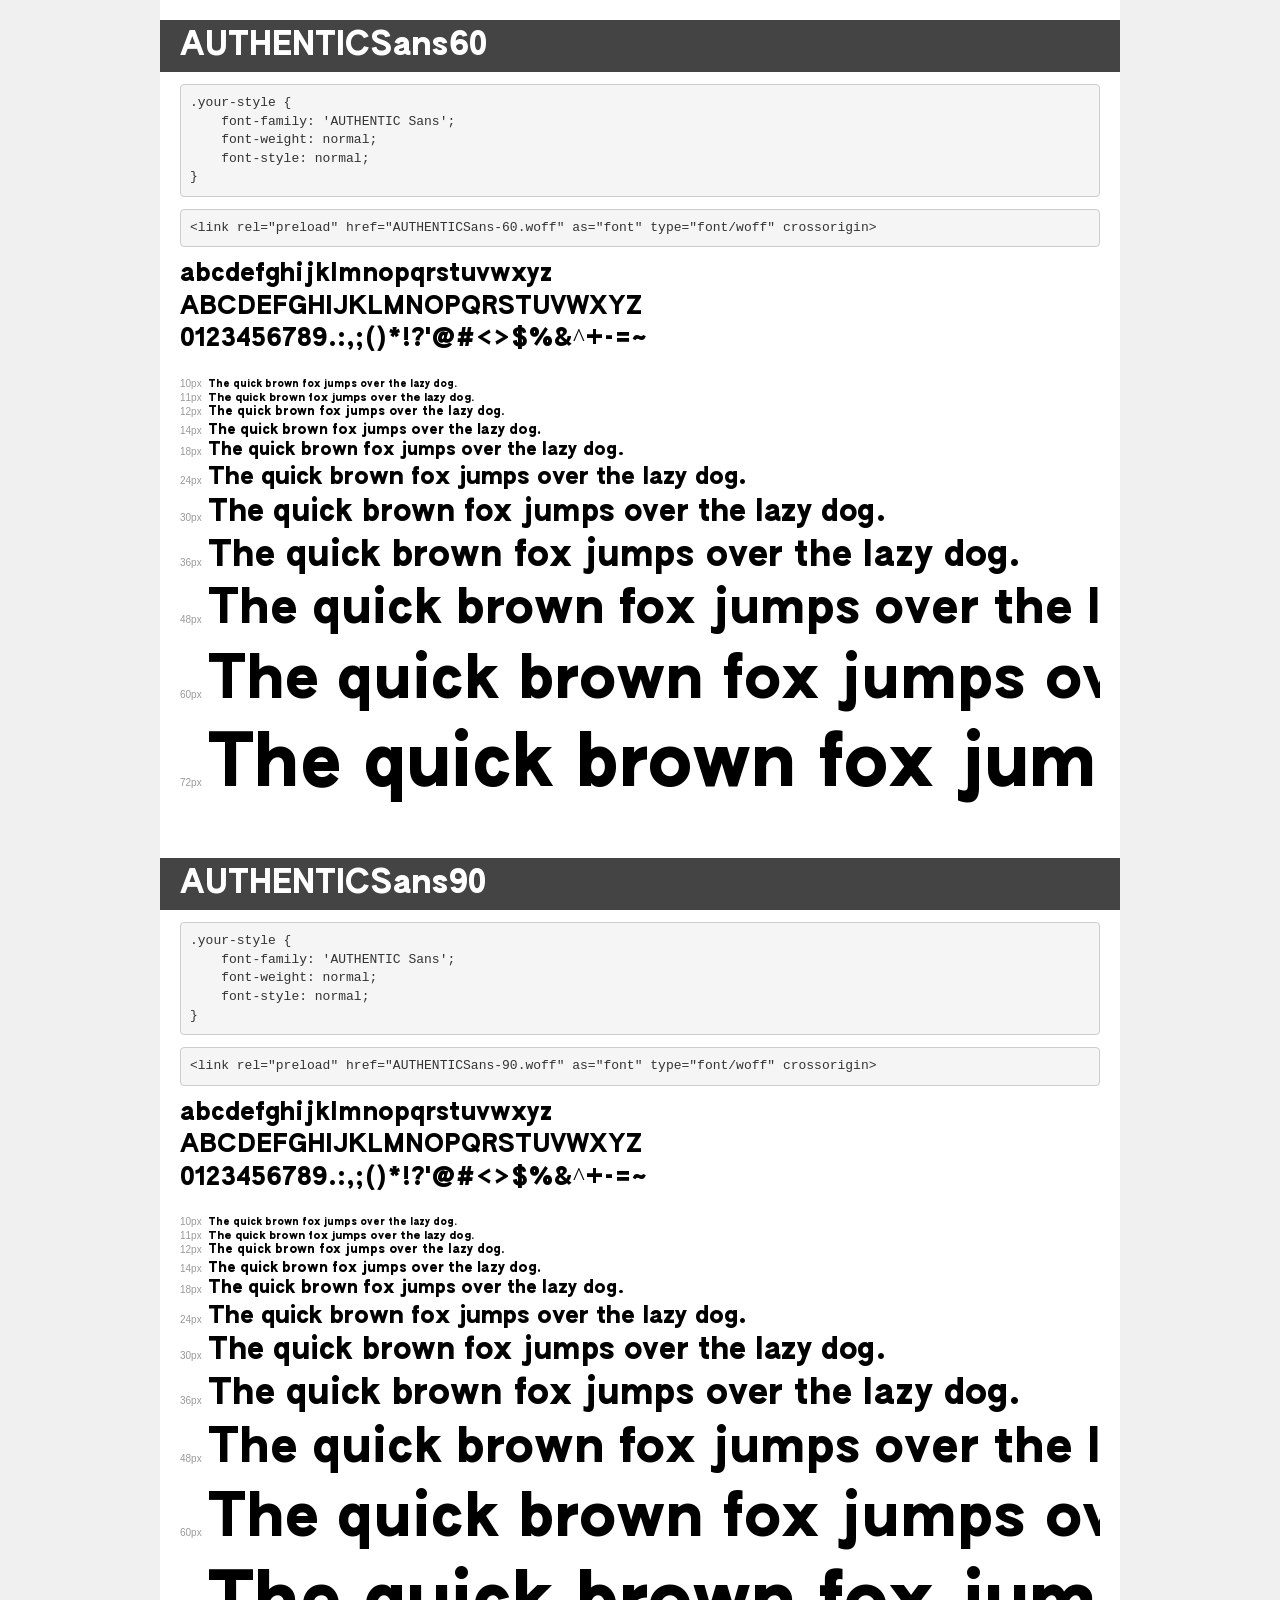
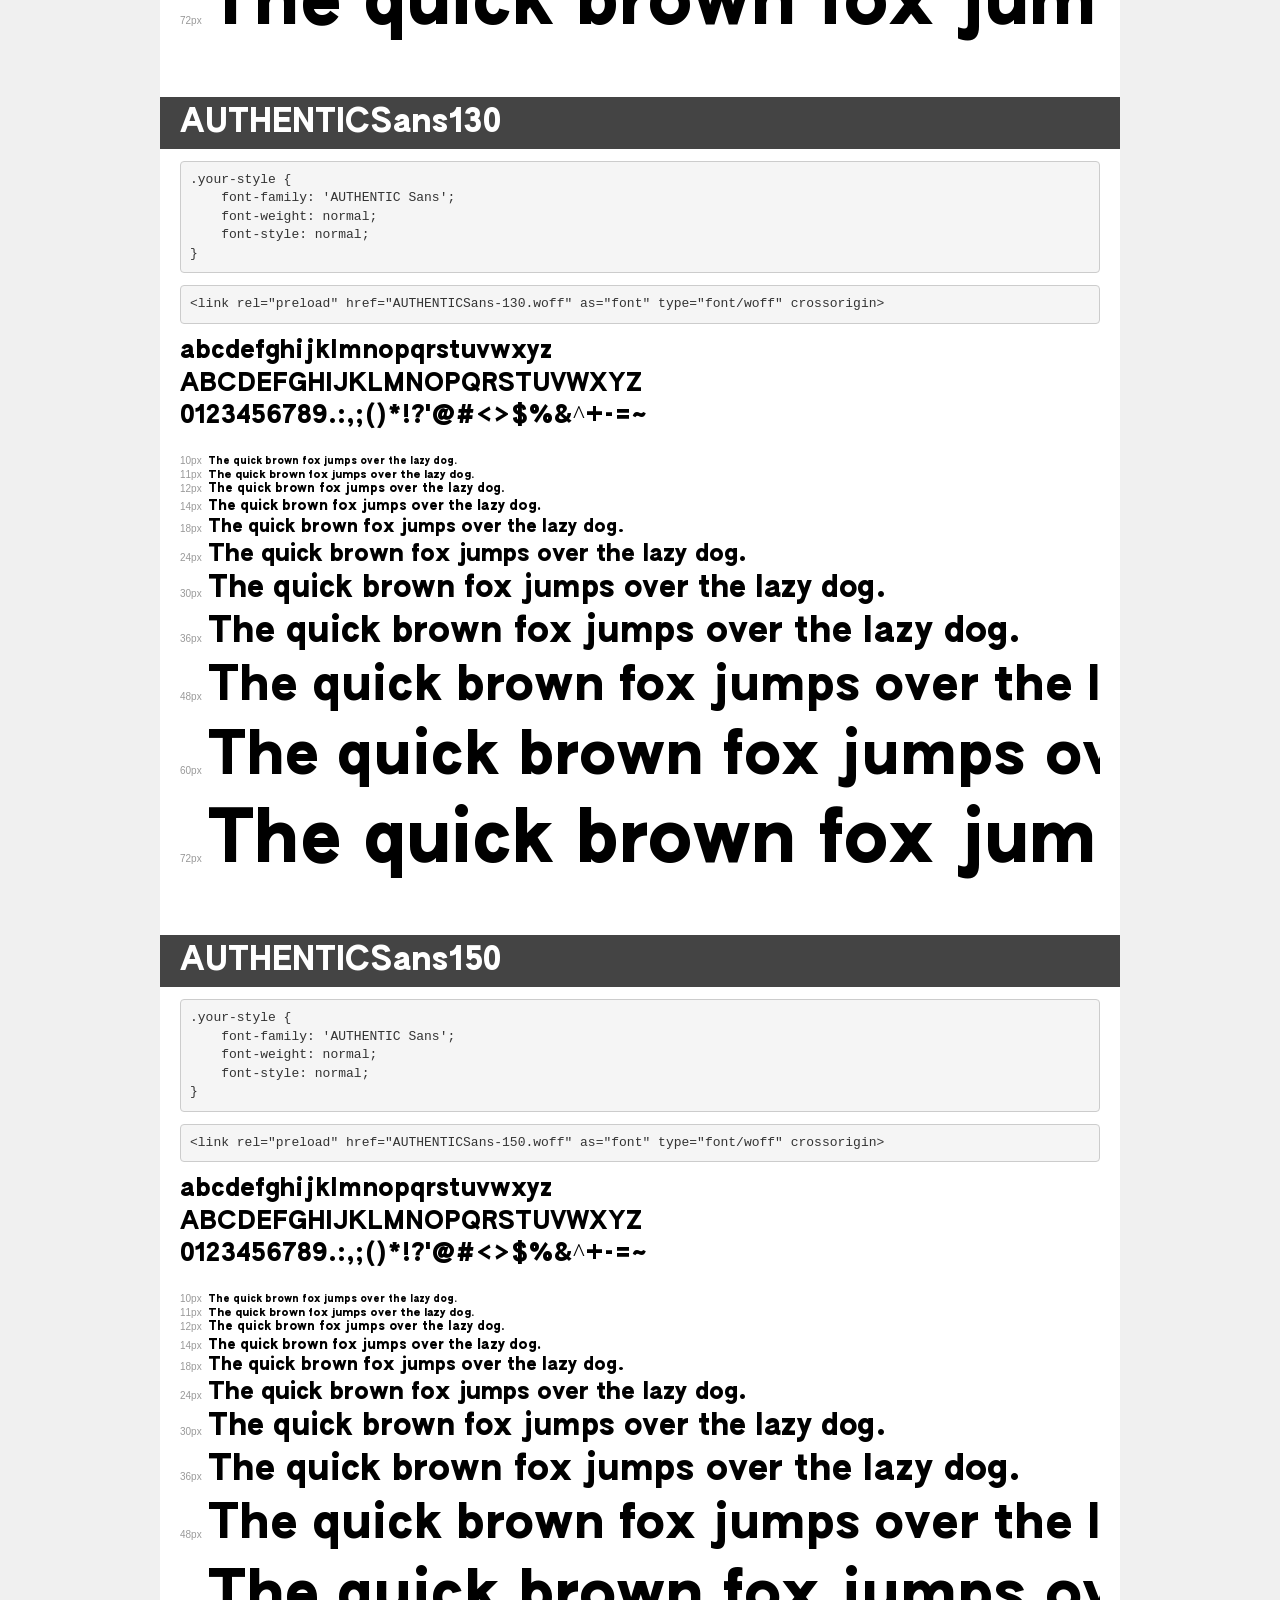
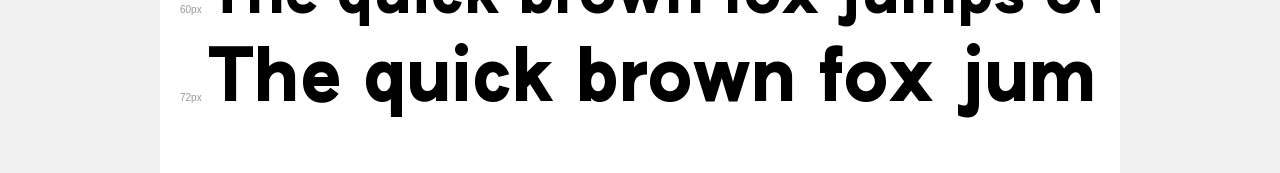
<file: docs/fonts/demo.html>
<!DOCTYPE html>
<html lang="en">
<head>
    <meta charset="utf-8">
    <meta http-equiv="X-UA-Compatible" content="IE=edge">
    <meta name="viewport" content="width=device-width, initial-scale=1">
    <meta name="robots" content="noindex, noarchive">
    <meta name="format-detection" content="telephone=no">
    <title>Transfonter demo</title>
    <link href="stylesheet.css" rel="stylesheet">
    <style>
        /*
        http://meyerweb.com/eric/tools/css/reset/
        v2.0 | 20110126
        License: none (public domain)
        */
        html, body, div, span, applet, object, iframe,
        h1, h2, h3, h4, h5, h6, p, blockquote, pre,
        a, abbr, acronym, address, big, cite, code,
        del, dfn, em, img, ins, kbd, q, s, samp,
        small, strike, strong, sub, sup, tt, var,
        b, u, i, center,
        dl, dt, dd, ol, ul, li,
        fieldset, form, label, legend,
        table, caption, tbody, tfoot, thead, tr, th, td,
        article, aside, canvas, details, embed,
        figure, figcaption, footer, header, hgroup,
        menu, nav, output, ruby, section, summary,
        time, mark, audio, video {
            margin: 0;
            padding: 0;
            border: 0;
            font-size: 100%;
            font: inherit;
            vertical-align: baseline;
        }
        /* HTML5 display-role reset for older browsers */
        article, aside, details, figcaption, figure,
        footer, header, hgroup, menu, nav, section {
            display: block;
        }
        body {
            line-height: 1;
        }
        ol, ul {
            list-style: none;
        }
        blockquote, q {
            quotes: none;
        }
        blockquote:before, blockquote:after,
        q:before, q:after {
            content: '';
            content: none;
        }
        table {
            border-collapse: collapse;
            border-spacing: 0;
        }
        /* demo styles */
        body {
            background: #f0f0f0;
            color: #000;
        }
        .page {
            background: #fff;
            width: 920px;
            margin: 0 auto;
            padding: 20px 20px 0 20px;
            overflow: hidden;
        }
        .font-container {
            overflow-x: auto;
            overflow-y: hidden;
            margin-bottom: 40px;
            line-height: 1.3;
            white-space: nowrap;
            padding-bottom: 5px;
        }
        h1 {
            position: relative;
            background: #444;
            font-size: 32px;
            color: #fff;
            padding: 10px 20px;
            margin: 0 -20px 12px -20px;
        }
        .letters {
            font-size: 25px;
            margin-bottom: 20px;
        }
        .s10:before {
            content: '10px';
        }
        .s11:before {
            content: '11px';
        }
        .s12:before {
            content: '12px';
        }
        .s14:before {
            content: '14px';
        }
        .s18:before {
            content: '18px';
        }
        .s24:before {
            content: '24px';
        }
        .s30:before {
            content: '30px';
        }
        .s36:before {
            content: '36px';
        }
        .s48:before {
            content: '48px';
        }
        .s60:before {
            content: '60px';
        }
        .s72:before {
            content: '72px';
        }
        .s10:before, .s11:before, .s12:before, .s14:before,
        .s18:before, .s24:before, .s30:before, .s36:before,
        .s48:before, .s60:before, .s72:before {
            font-family: Arial, sans-serif;
            font-size: 10px;
            font-weight: normal;
            font-style: normal;
            color: #999;
            padding-right: 6px;
        }
        pre {
            display: block;
            padding: 9px;
            margin: 0 0 12px;
            font-family: Monaco, Menlo, Consolas, "Courier New", monospace;
            font-size: 13px;
            line-height: 1.428571429;
            color: #333;
            font-weight: normal;
            font-style: normal;
            background-color: #f5f5f5;
            border: 1px solid #ccc;
            overflow-x: auto;
            border-radius: 4px;
        }
        /* responsive */
        @media (max-width: 959px) {
            .page {
                width: auto;
                margin: 0;
            }
        }
    </style>
</head>
<body>
<div class="page">
    <div class="demo">
        <h1 style="font-family: 'AUTHENTIC Sans'; font-weight: normal; font-style: normal;">AUTHENTICSans60</h1>
        <pre title="Usage">.your-style {
    font-family: 'AUTHENTIC Sans';
    font-weight: normal;
    font-style: normal;
}</pre>
        <pre title="Preload (optional)">
&lt;link rel=&quot;preload&quot; href=&quot;AUTHENTICSans-60.woff&quot; as=&quot;font&quot; type=&quot;font/woff&quot; crossorigin&gt;</pre>
        <div class="font-container" style="font-family: 'AUTHENTIC Sans'; font-weight: normal; font-style: normal;">
            <p class="letters">
                abcdefghijklmnopqrstuvwxyz<br>
ABCDEFGHIJKLMNOPQRSTUVWXYZ<br>
                0123456789.:,;()*!?'@#&lt;&gt;$%&^+-=~
            </p>
            <p class="s10" style="font-size: 10px;">The quick brown fox jumps over the lazy dog.</p>
            <p class="s11" style="font-size: 11px;">The quick brown fox jumps over the lazy dog.</p>
            <p class="s12" style="font-size: 12px;">The quick brown fox jumps over the lazy dog.</p>
            <p class="s14" style="font-size: 14px;">The quick brown fox jumps over the lazy dog.</p>
            <p class="s18" style="font-size: 18px;">The quick brown fox jumps over the lazy dog.</p>
            <p class="s24" style="font-size: 24px;">The quick brown fox jumps over the lazy dog.</p>
            <p class="s30" style="font-size: 30px;">The quick brown fox jumps over the lazy dog.</p>
            <p class="s36" style="font-size: 36px;">The quick brown fox jumps over the lazy dog.</p>
            <p class="s48" style="font-size: 48px;">The quick brown fox jumps over the lazy dog.</p>
            <p class="s60" style="font-size: 60px;">The quick brown fox jumps over the lazy dog.</p>
            <p class="s72" style="font-size: 72px;">The quick brown fox jumps over the lazy dog.</p>
        </div>
    </div>

    <div class="demo">
        <h1 style="font-family: 'AUTHENTIC Sans'; font-weight: normal; font-style: normal;">AUTHENTICSans90</h1>
        <pre title="Usage">.your-style {
    font-family: 'AUTHENTIC Sans';
    font-weight: normal;
    font-style: normal;
}</pre>
        <pre title="Preload (optional)">
&lt;link rel=&quot;preload&quot; href=&quot;AUTHENTICSans-90.woff&quot; as=&quot;font&quot; type=&quot;font/woff&quot; crossorigin&gt;</pre>
        <div class="font-container" style="font-family: 'AUTHENTIC Sans'; font-weight: normal; font-style: normal;">
            <p class="letters">
                abcdefghijklmnopqrstuvwxyz<br>
ABCDEFGHIJKLMNOPQRSTUVWXYZ<br>
                0123456789.:,;()*!?'@#&lt;&gt;$%&^+-=~
            </p>
            <p class="s10" style="font-size: 10px;">The quick brown fox jumps over the lazy dog.</p>
            <p class="s11" style="font-size: 11px;">The quick brown fox jumps over the lazy dog.</p>
            <p class="s12" style="font-size: 12px;">The quick brown fox jumps over the lazy dog.</p>
            <p class="s14" style="font-size: 14px;">The quick brown fox jumps over the lazy dog.</p>
            <p class="s18" style="font-size: 18px;">The quick brown fox jumps over the lazy dog.</p>
            <p class="s24" style="font-size: 24px;">The quick brown fox jumps over the lazy dog.</p>
            <p class="s30" style="font-size: 30px;">The quick brown fox jumps over the lazy dog.</p>
            <p class="s36" style="font-size: 36px;">The quick brown fox jumps over the lazy dog.</p>
            <p class="s48" style="font-size: 48px;">The quick brown fox jumps over the lazy dog.</p>
            <p class="s60" style="font-size: 60px;">The quick brown fox jumps over the lazy dog.</p>
            <p class="s72" style="font-size: 72px;">The quick brown fox jumps over the lazy dog.</p>
        </div>
    </div>

    <div class="demo">
        <h1 style="font-family: 'AUTHENTIC Sans'; font-weight: normal; font-style: normal;">AUTHENTICSans130</h1>
        <pre title="Usage">.your-style {
    font-family: 'AUTHENTIC Sans';
    font-weight: normal;
    font-style: normal;
}</pre>
        <pre title="Preload (optional)">
&lt;link rel=&quot;preload&quot; href=&quot;AUTHENTICSans-130.woff&quot; as=&quot;font&quot; type=&quot;font/woff&quot; crossorigin&gt;</pre>
        <div class="font-container" style="font-family: 'AUTHENTIC Sans'; font-weight: normal; font-style: normal;">
            <p class="letters">
                abcdefghijklmnopqrstuvwxyz<br>
ABCDEFGHIJKLMNOPQRSTUVWXYZ<br>
                0123456789.:,;()*!?'@#&lt;&gt;$%&^+-=~
            </p>
            <p class="s10" style="font-size: 10px;">The quick brown fox jumps over the lazy dog.</p>
            <p class="s11" style="font-size: 11px;">The quick brown fox jumps over the lazy dog.</p>
            <p class="s12" style="font-size: 12px;">The quick brown fox jumps over the lazy dog.</p>
            <p class="s14" style="font-size: 14px;">The quick brown fox jumps over the lazy dog.</p>
            <p class="s18" style="font-size: 18px;">The quick brown fox jumps over the lazy dog.</p>
            <p class="s24" style="font-size: 24px;">The quick brown fox jumps over the lazy dog.</p>
            <p class="s30" style="font-size: 30px;">The quick brown fox jumps over the lazy dog.</p>
            <p class="s36" style="font-size: 36px;">The quick brown fox jumps over the lazy dog.</p>
            <p class="s48" style="font-size: 48px;">The quick brown fox jumps over the lazy dog.</p>
            <p class="s60" style="font-size: 60px;">The quick brown fox jumps over the lazy dog.</p>
            <p class="s72" style="font-size: 72px;">The quick brown fox jumps over the lazy dog.</p>
        </div>
    </div>

    <div class="demo">
        <h1 style="font-family: 'AUTHENTIC Sans'; font-weight: normal; font-style: normal;">AUTHENTICSans150</h1>
        <pre title="Usage">.your-style {
    font-family: 'AUTHENTIC Sans';
    font-weight: normal;
    font-style: normal;
}</pre>
        <pre title="Preload (optional)">
&lt;link rel=&quot;preload&quot; href=&quot;AUTHENTICSans-150.woff&quot; as=&quot;font&quot; type=&quot;font/woff&quot; crossorigin&gt;</pre>
        <div class="font-container" style="font-family: 'AUTHENTIC Sans'; font-weight: normal; font-style: normal;">
            <p class="letters">
                abcdefghijklmnopqrstuvwxyz<br>
ABCDEFGHIJKLMNOPQRSTUVWXYZ<br>
                0123456789.:,;()*!?'@#&lt;&gt;$%&^+-=~
            </p>
            <p class="s10" style="font-size: 10px;">The quick brown fox jumps over the lazy dog.</p>
            <p class="s11" style="font-size: 11px;">The quick brown fox jumps over the lazy dog.</p>
            <p class="s12" style="font-size: 12px;">The quick brown fox jumps over the lazy dog.</p>
            <p class="s14" style="font-size: 14px;">The quick brown fox jumps over the lazy dog.</p>
            <p class="s18" style="font-size: 18px;">The quick brown fox jumps over the lazy dog.</p>
            <p class="s24" style="font-size: 24px;">The quick brown fox jumps over the lazy dog.</p>
            <p class="s30" style="font-size: 30px;">The quick brown fox jumps over the lazy dog.</p>
            <p class="s36" style="font-size: 36px;">The quick brown fox jumps over the lazy dog.</p>
            <p class="s48" style="font-size: 48px;">The quick brown fox jumps over the lazy dog.</p>
            <p class="s60" style="font-size: 60px;">The quick brown fox jumps over the lazy dog.</p>
            <p class="s72" style="font-size: 72px;">The quick brown fox jumps over the lazy dog.</p>
        </div>
    </div>

</div>
</body>
</html>
</file>
<file: docs/css/style.css>
/* ----------------------------- */
/* Reset CSS
/* ----------------------------- */

@charset "UTF-8";
html {
  /* on s'arrange pour que 1rem soit égal à 10px */
  font-size: 62.5%;
  /* IE9-IE11 */
  font-size: calc(1em * 0.625);
}

/* la suite du reset permet d'enlever les marges par défaut créées par les navigateurs */
/* et de donner un comportement plus intuitif aux principaux éléments */

html {
  box-sizing: border-box;
}
*,
*:before,
*:after {
  box-sizing: inherit;
}
html, body, div, span, applet, object, iframe,
h1, h2, h3, h4, h5, h6, p, blockquote, pre,
a, abbr, acronym, address, big, cite, code,
del, dfn, em, img, ins, kbd, q, s, samp,
small, strike, strong, sub, sup, tt, var,
b, u, i, center,
dl, dt, dd, ol, ul, li,
fieldset, form, label, legend,
table, caption, tbody, tfoot, thead, tr, th, td,
article, aside, canvas, details, embed, 
figure, figcaption, footer, header, hgroup, 
menu, nav, output, ruby, section, summary,
time, mark, audio, video {
  margin: 0;
  padding: 0;
  border: 0;
  vertical-align: baseline;
}
article, aside, details, figcaption, figure, 
footer, header, hgroup, menu, nav, section {
  display: block;
}
ol, ul, menu {
  list-style: none;
}
blockquote, q {
  quotes: none;
}
blockquote:before, blockquote:after,
q:before, q:after {
  content: '';
  content: none;
}
table {
  border-collapse: collapse;
  border-spacing: 0;
}
img{
  max-width: 100%;
  height: auto;
}
a{
  color: inherit;
  text-decoration: none;
}
h1, h2, h3, h4, h5{
  font-weight: normal;
}
*[role='button']{
	cursor: pointer;
	user-select: none;
}

/* ----------------------------- */
/* TYPO
/* ----------------------------- */

@font-face {
    font-family: 'AUTHENTICSans-60';
    src: url('../fonts/AUTHENTICSans-60.woff') format('woff');
    font-weight: normal;
    font-style: normal;
    font-display: swap;
}

@font-face {
    font-family: 'AUTHENTICSans-90';
    src: url('../fonts/AUTHENTICSans-90.woff') format('woff');
    font-weight: normal;
    font-style: normal;
    font-display: swap;
}

@font-face {
    font-family: 'AUTHENTICSans-130';
    src: url('../fonts/AUTHENTICSans-130.woff') format('woff');
    font-weight: normal;
    font-style: normal;
    font-display: swap;
}

@font-face {
    font-family: 'AUTHENTICSans-150';
    src: url('../fonts/AUTHENTICSans-150.woff') format('woff');
    font-weight: normal;
    font-style: normal;
    font-display: swap;
}

@font-face {
    font-family: 'Anton-Regular';
    src: url('../fonts/Anton-Regular.woff') format('woff');
    font-weight: normal;
    font-style: normal;
    font-display: swap;
}

@font-face {
    font-family: 'Gelasio-Regular';
    src: url('../fonts/Gelasio-Regular.woff') format('woff');
    font-weight: normal;
    font-style: normal;
    font-display: swap;
}


/* ----------------------------- */
/* Design général
/* ----------------------------- */

body{
  margin-left: 40px;
  margin-right: 40px;
  margin-bottom: 40px;
	font-family: 'Gelasio-Regular', Arial, sans-serif;
	font-size: 1.6rem; /* 1.6rem = 16px dans notre cas */
	line-height: 1.2;
}

/* ----------------------------- */
/* LAYOUT - HEADER
/* ----------------------------- */

header{
  display: flex;
  padding: 10px;
  padding-top: 50px;
  border-bottom: 1px solid #d8d8d8;
  background-color: white;
  align-items: center;
  justify-content: space-between;
  position: sticky;
  top: 0px;
  z-index: 2;
}

header h1{
  margin-bottom: 10px;
}

.menu_accueil{
  display: flex;
  margin-bottom: 10px;
}

.menu-item{
  margin: 25px;
}

.text{
  margin-top: 5px;
}

.little-text{
  margin-top: 5px;
  font-size: 0.8em;
  color: #6b6969;
}


/* ----------------------------- */
/* LAYOUT - GRID & CAROUSEL
/* ----------------------------- */

.title{
  margin: 10px;
  padding-top: 20px;
}

.grille{
  display: grid;
  grid-template-columns: 1fr 1fr 1fr;
}

.container{
  margin: 10px;
}

#image-carousel{
  max-width: 100%;
}

.carousel_accueil{
  margin: 10px;
}

.splide__slide img {
  margin-top: 10px;
  width: 100%;
  height: 100%;
  object-fit: cover;
}

.titre_grille{
  margin: 10px;
}

/* ----------------------------- */
/* LAYOUT - A PROPOS
/* ----------------------------- */

.page_propos{
  display: flex;
  margin-top: 20px;
  margin-left: 10px;
  margin-right: 10px;
  margin-bottom: 10px;
}

.text_propos{
  width: 50vw;
  margin: 35px;
}

.p_propos p{
  padding-bottom: 10px;
  font-size: 110%;
}

.p_propos a{
  font-size: 110%;
}

.p_propos h1{
  margin-bottom: 20px;
}

.p_propos{
  margin-bottom: 20px;
}

.images_propos{
  max-width: 45%;
}

.images_propos img{
  width: 100%;
  margin-bottom: 15px;
}

/* ----------------------------- */
/* FOOTER
/* ----------------------------- */

footer{
  border-top: 1px solid #d8d8d8;
}

.footer_links{
  display: flex;
  margin-top: 20px;
  justify-content: center;
  align-items: center;
}

.footer_links li{
  margin: 10px;
}

.link_alice{
  display: flex;
  justify-content: center;
  font-size: 0.8em;
  margin: 10px;
}


/* ----------------------------- */
/* PHONES & SMALL SCREENS
/* ----------------------------- */

@media screen and (max-width: 730px){

  body{
    margin-left: 20px;
    margin-right: 20px;
    margin-bottom: 20px;
  }

  header{
    padding-top: 20px;
  }

  header h1{
    font-size: 110%;
  }

  header li{
    font-size: 90%;
  }

  .grille{
    display: grid;
    grid-template-columns: 1fr ;
  }  

  .page_propos{
    display: flex;
    flex-wrap: wrap;
  }

  .text_propos{
    width: 100vw;
    margin: 10px;
    margin-top: 25px;
  }

  .p_propos a, .p_propos p{
   font-size: 110%;
  }

  .images_propos{
    max-width: 100vw;
  }

  .title{
    font-size: 130%;
    padding-top: 10px;
  }

}
</file>
<file: docs/fonts/stylesheet.css>
@font-face {
    font-family: 'AUTHENTIC Sans';
    src: url('AUTHENTICSans-60.woff') format('woff');
    font-weight: normal;
    font-style: normal;
    font-display: swap;
}

@font-face {
    font-family: 'AUTHENTIC Sans';
    src: url('AUTHENTICSans-90.woff') format('woff');
    font-weight: normal;
    font-style: normal;
    font-display: swap;
}

@font-face {
    font-family: 'AUTHENTIC Sans';
    src: url('AUTHENTICSans-130.woff') format('woff');
    font-weight: normal;
    font-style: normal;
    font-display: swap;
}

@font-face {
    font-family: 'AUTHENTIC Sans';
    src: url('AUTHENTICSans-150.woff') format('woff');
    font-weight: normal;
    font-style: normal;
    font-display: swap;
}
</file>
